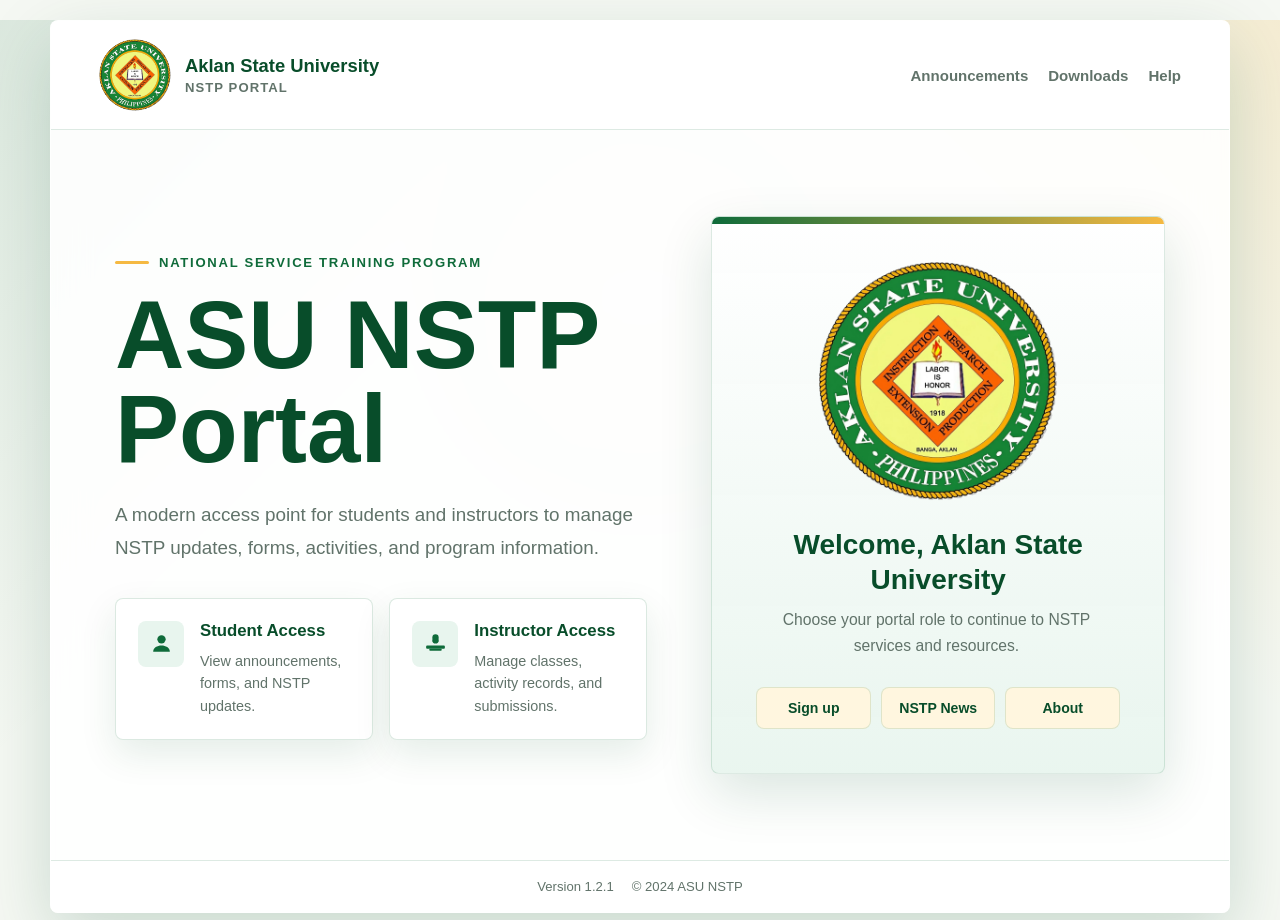
<file: HTML/index.html>
<!DOCTYPE html>
<html lang="en">
<head>
<meta charset="UTF-8">
<meta name="viewport" content="width=device-width, initial-scale=1.0">
<title>ASU NSTP PORTAL</title>
<link rel="stylesheet" href="../CSS/style.css">
</head>
<body>
  <div class="portal-shell">
    <header class="site-header">
      <a class="brand" href="#" aria-label="ASU NSTP Portal home">
        <span class="brand-logo">
          <img src="../asu-logo-transparent.png" alt="Aklan State University Seal">
        </span>
        <span>
          <strong>Aklan State University</strong>
          <small>NSTP Portal</small>
        </span>
      </a>

      <nav class="top-nav" aria-label="Portal links">
        <a href="#">Announcements</a>
        <a href="#">Downloads</a>
        <a href="#">Help</a>
      </nav>
    </header>

    <main class="hero">
      <section class="hero-copy" aria-labelledby="portal-title">
        <p class="eyebrow">National Service Training Program</p>
        <h1 id="portal-title">ASU NSTP Portal</h1>
        <p class="hero-text">
          A modern access point for students and instructors to manage NSTP updates,
          forms, activities, and program information.
        </p>

        <div class="access-grid" aria-label="Portal access options">
          <button class="role-card" id="studentBtn" type="button">
            <span class="card-icon" aria-hidden="true">
              <svg viewBox="0 0 24 24" fill="currentColor"><circle cx="12" cy="8" r="4"/><path d="M4 20c0-4 4-6 8-6s8 2 8 6"/></svg>
            </span>
            <span>
              <strong>Student Access</strong>
              <small>View announcements, forms, and NSTP updates.</small>
            </span>
          </button>

          <button class="role-card" id="instructorBtn" type="button">
            <span class="card-icon" aria-hidden="true">
              <svg viewBox="0 0 24 24" fill="currentColor"><rect x="3" y="14" width="18" height="3" rx="1"/><rect x="6" y="17" width="12" height="2" rx="1"/><path d="M12 3a3 3 0 0 1 3 3v3a3 3 0 0 1-6 0V6a3 3 0 0 1 3-3z"/><path d="M9 9c0 3 6 3 6 0"/></svg>
            </span>
            <span>
              <strong>Instructor Access</strong>
              <small>Manage classes, activity records, and submissions.</small>
            </span>
          </button>
        </div>
      </section>

      <aside class="hero-panel" aria-label="ASU NSTP overview">
        <div class="logo-wrap">
          <img src="../asu-logo-transparent.png" alt="Aklan State University Seal" class="logo">
        </div>
        <div class="panel-copy">
          <h2>Welcome, Aklan State University</h2>
          <p>Choose your portal role to continue to NSTP services and resources.</p>
        </div>

        <div class="quick-links">
          <a href="signup.html">Sign up</a>
          <a href="#">NSTP News</a>
          <a href="#">About</a>
        </div>
      </aside>
    </main>

    <footer class="footer">
      <span>Version 1.2.1</span>
      <span>&copy; 2024 ASU NSTP</span>
    </footer>
  </div>

  <script src="../JS/Script.js"></script>
</body>
</html>
</file>
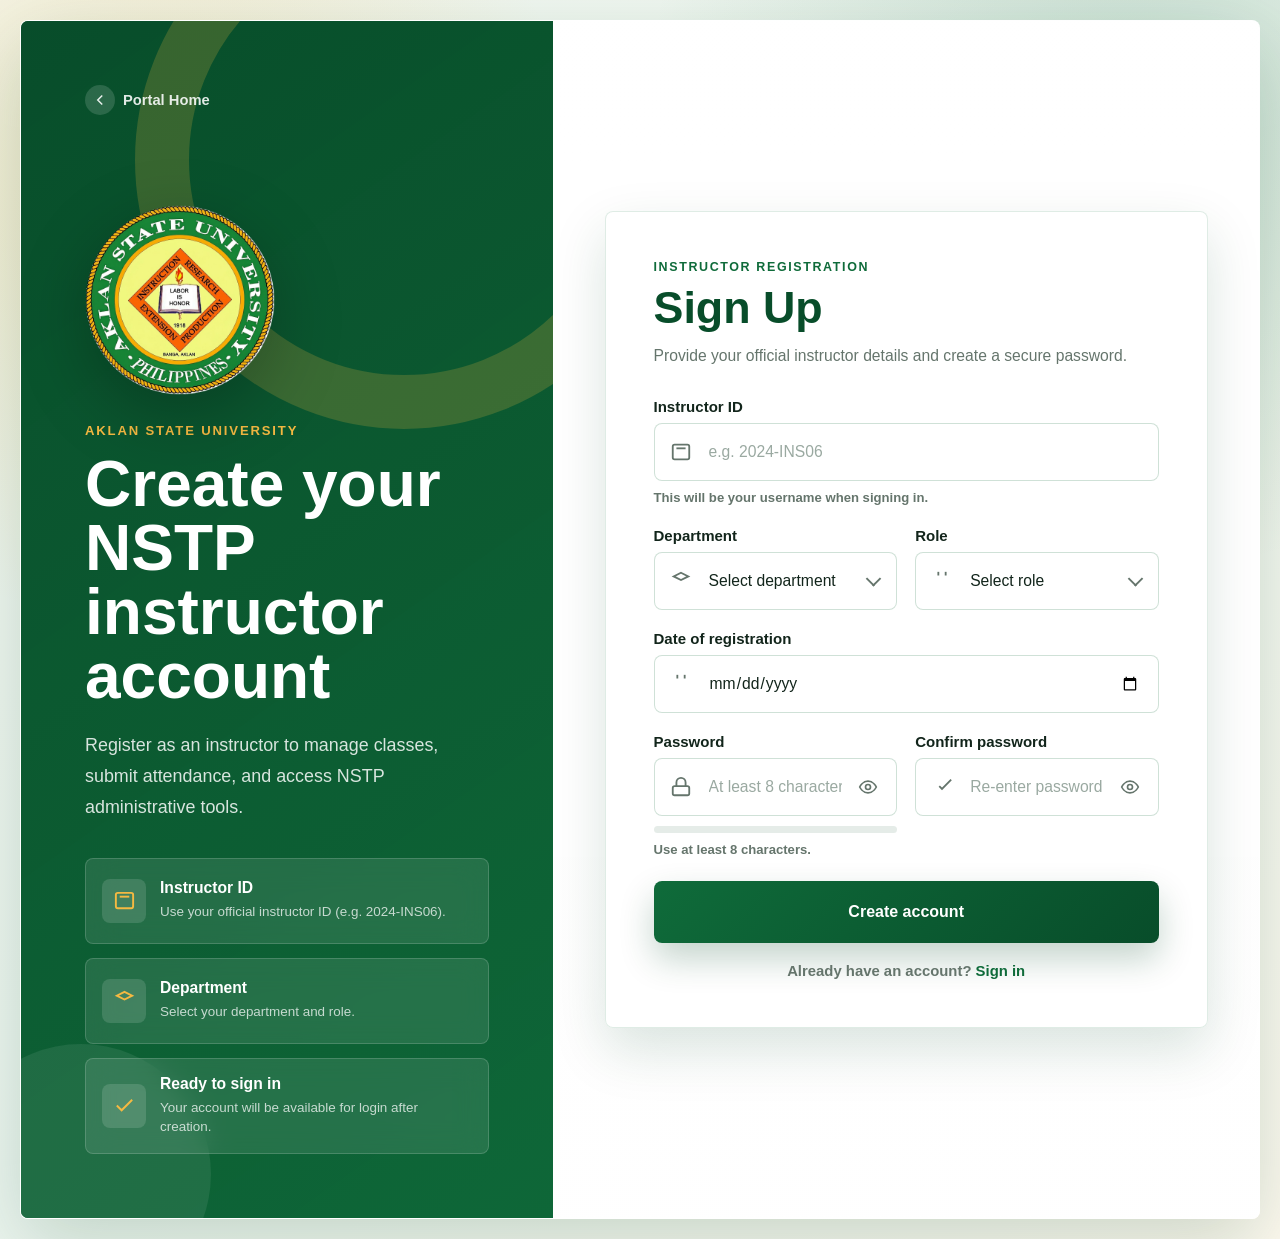
<file: HTML/instructor_signup.html>
<!DOCTYPE html>
<html lang="en">
<head>
<meta charset="UTF-8">
<meta name="viewport" content="width=device-width, initial-scale=1.0">
<title>ASU NSTP Portal - Instructor Sign Up</title>
<link rel="stylesheet" href="../CSS/signup.css">
</head>
<body>
  <main class="signup-page">
    <section class="brand-panel" aria-labelledby="brand-title">
      <a class="home-link" href="index.html" aria-label="Back to ASU NSTP Portal home">
        <span class="home-icon" aria-hidden="true">
          <svg viewBox="0 0 24 24" fill="none" stroke="currentColor" stroke-width="2"><path d="M15 18l-6-6 6-6"/></svg>
        </span>
        Portal Home
      </a>

      <div class="brand-content">
        <img src="../asu-logo-transparent.png" alt="Aklan State University Seal" class="brand-logo">
        <p class="eyebrow">Aklan State University</p>
        <h1 id="brand-title">Create your NSTP instructor account</h1>
        <p class="brand-text">
          Register as an instructor to manage classes, submit attendance, and access NSTP administrative tools.
        </p>

        <div class="signup-steps" aria-label="Signup checklist">
          <div class="step-item">
            <span class="step-icon" aria-hidden="true">
              <svg viewBox="0 0 24 24" fill="none" stroke="currentColor" stroke-width="2"><rect x="3" y="4" width="18" height="16" rx="2"/><path d="M7 8h10"/></svg>
            </span>
            <span>
              <strong>Instructor ID</strong>
              <small>Use your official instructor ID (e.g. 2024-INS06).</small>
            </span>
          </div>

          <div class="step-item">
            <span class="step-icon" aria-hidden="true">
              <svg viewBox="0 0 24 24" fill="none" stroke="currentColor" stroke-width="2"><path d="M12 3l8 4-8 4-8-4 8-4z"/></svg>
            </span>
            <span>
              <strong>Department</strong>
              <small>Select your department and role.</small>
            </span>
          </div>

          <div class="step-item">
            <span class="step-icon" aria-hidden="true">
              <svg viewBox="0 0 24 24" fill="none" stroke="currentColor" stroke-width="2"><path d="M20 6L9 17l-5-5"/></svg>
            </span>
            <span>
              <strong>Ready to sign in</strong>
              <small>Your account will be available for login after creation.</small>
            </span>
          </div>
        </div>
      </div>
    </section>

    <section class="form-panel" aria-labelledby="signup-title">
      <div class="signup-card">
        <div class="card-header">
          <p class="card-kicker">Instructor registration</p>
          <h2 id="signup-title">Sign Up</h2>
          <p>Provide your official instructor details and create a secure password.</p>
        </div>

        <form class="signup-form" id="instructorSignupForm" novalidate>
          <div class="field-group">
            <label for="in-id">Instructor ID</label>
            <div class="input-wrap">
              <span class="input-icon" aria-hidden="true">
                <svg viewBox="0 0 24 24" fill="none" stroke="currentColor" stroke-width="2"><rect x="3" y="4" width="18" height="16" rx="2"/><path d="M7 8h10"/></svg>
              </span>
              <input id="in-id" name="instructorId" type="text" placeholder="e.g. 2024-INS06" autocomplete="username" required>
            </div>
            <p class="field-hint">This will be your username when signing in.</p>
            <p id="err-id" class="field-error">Enter your official Instructor ID.</p>
          </div>

          <div class="form-grid">
            <div class="field-group">
              <label for="in-dept">Department</label>
              <div class="input-wrap select-wrap">
                <span class="input-icon" aria-hidden="true">
                  <svg viewBox="0 0 24 24" fill="none" stroke="currentColor" stroke-width="2"><path d="M12 3l8 4-8 4-8-4 8-4z"/></svg>
                </span>
                <select id="in-dept" name="department" required>
                  <option value="">Select department</option>
                  <option value="GE">CWTS (Civic Welfare Training Service)</option>
                  <option value="PE">ROTC (Reserve Officers' Training Corps)</option>
                </select>
              </div>
              <p id="err-dept" class="field-error">Please select your department.</p>
            </div>

            <div class="field-group">
              <label for="in-role">Role</label>
              <div class="input-wrap select-wrap">
                <span class="input-icon" aria-hidden="true">
                  <svg viewBox="0 0 24 24" fill="none" stroke="currentColor" stroke-width="2"><path d="M8 2v4"/><path d="M16 2v4"/></svg>
                </span>
                <select id="in-role" name="role" required>
                  <option value="">Select role</option>
                  <option value="Instructor">Instructor</option>
                  <option value="Assistant">Assistant</option>
                </select>
              </div>
              <p id="err-role" class="field-error">Please select your role.</p>
            </div>
          </div>

          <div class="field-group">
            <label for="in-date">Date of registration</label>
            <div class="input-wrap">
              <span class="input-icon" aria-hidden="true">
                <svg viewBox="0 0 24 24" fill="none" stroke="currentColor" stroke-width="2"><path d="M8 2v4"/><path d="M16 2v4"/></svg>
              </span>
              <input id="in-date" name="registrationDate" type="date" required>
            </div>
            <p id="err-date" class="field-error">Please select the registration date.</p>
          </div>

          <div class="form-grid">
            <div class="field-group">
              <label for="in-pass">Password</label>
              <div class="input-wrap password-wrap">
                <span class="input-icon" aria-hidden="true">
                  <svg viewBox="0 0 24 24" fill="none" stroke="currentColor" stroke-width="2"><rect x="3" y="11" width="18" height="10" rx="2"/><path d="M7 11V7a5 5 0 0 1 10 0v4"/></svg>
                </span>
                <input id="in-pass" name="password" type="password" placeholder="At least 8 characters" autocomplete="new-password" required>
                <button class="toggle-password" type="button" data-target="in-pass" aria-label="Show password">
                  <svg class="eye-open" viewBox="0 0 24 24" fill="none" stroke="currentColor" stroke-width="2"><path d="M2 12s3.5-7 10-7 10 7 10 7-3.5 7-10 7-10-7-10-7z"/><circle cx="12" cy="12" r="3"/></svg>
                  <svg class="eye-off" viewBox="0 0 24 24" fill="none" stroke="currentColor" stroke-width="2"><path d="M3 3l18 18"/></svg>
                </button>
              </div>
              <div class="password-meter" aria-hidden="true">
                <span></span>
              </div>
              <p id="password-strength" class="field-hint">Use at least 8 characters.</p>
              <p id="err-pass" class="field-error">Password must be at least 8 characters.</p>
            </div>

            <div class="field-group">
              <label for="in-pass2">Confirm password</label>
              <div class="input-wrap password-wrap">
                <span class="input-icon" aria-hidden="true">
                  <svg viewBox="0 0 24 24" fill="none" stroke="currentColor" stroke-width="2"><path d="M9 11l3 3L22 4"/></svg>
                </span>
                <input id="in-pass2" name="confirmPassword" type="password" placeholder="Re-enter password" autocomplete="new-password" required>
                <button class="toggle-password" type="button" data-target="in-pass2" aria-label="Show confirm password">
                  <svg class="eye-open" viewBox="0 0 24 24" fill="none" stroke="currentColor" stroke-width="2"><path d="M2 12s3.5-7 10-7 10 7 10 7-3.5 7-10 7-10-7-10-7z"/><circle cx="12" cy="12" r="3"/></svg>
                  <svg class="eye-off" viewBox="0 0 24 24" fill="none" stroke="currentColor" stroke-width="2"><path d="M3 3l18 18"/></svg>
                </button>
              </div>
              <p id="err-pass2" class="field-error">Passwords do not match.</p>
            </div>
          </div>

          <button class="signup-button" id="submit-btn" type="submit">Create account</button>

          <div id="success-msg" class="success" role="status" aria-live="polite">
            Instructor account created successfully. You can now sign in with your Instructor ID and password.
            <a href="instructorLogin.html">Go to login</a>
          </div>

          <div class="signin-link">
            Already have an account? <a href="instructorLogin.html">Sign in</a>
          </div>
        </form>
      </div>
    </section>
  </main>

  <script src="../JS/signup.js"></script>
</body>
</html>
</file>
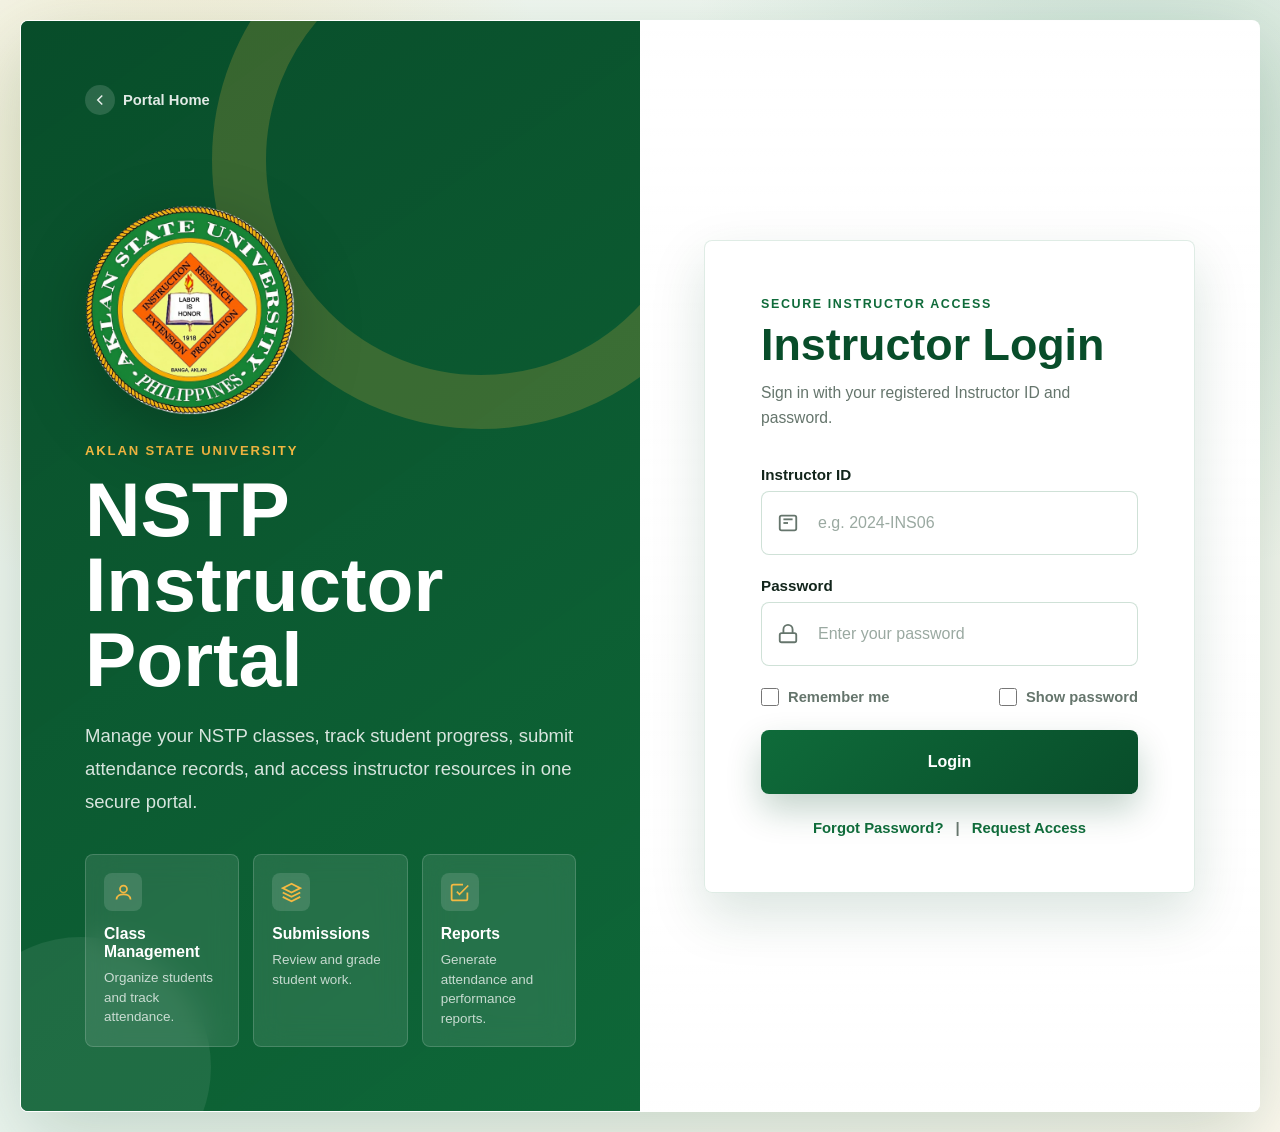
<file: HTML/instructorLogin.html>
<!DOCTYPE html>
<html lang="en">
<head>
<meta charset="UTF-8">
<meta name="viewport" content="width=device-width, initial-scale=1.0">
<title>ASU NSTP - Instructor Login</title>
<link rel="stylesheet" href="../CSS/student_login.css">
</head>
<body>
  <main class="login-page">
    <section class="brand-panel" aria-labelledby="brand-title">
      <a class="home-link" href="index.html" aria-label="Back to ASU NSTP Portal home">
        <span class="home-icon" aria-hidden="true">
          <svg viewBox="0 0 24 24" fill="none" stroke="currentColor" stroke-width="2"><path d="M15 18l-6-6 6-6"/></svg>
        </span>
        Portal Home
      </a>

      <div class="brand-content">
        <img src="../asu-logo-transparent.png" alt="Aklan State University Seal" class="brand-logo">
        <p class="eyebrow">Aklan State University</p>
        <h1 id="brand-title">NSTP Instructor Portal</h1>
        <p class="brand-text">
          Manage your NSTP classes, track student progress, submit attendance records,
          and access instructor resources in one secure portal.
        </p>

        <div class="feature-grid" aria-label="Portal highlights">
          <div class="feature-card">
            <span class="feature-icon" aria-hidden="true">
              <svg viewBox="0 0 24 24" fill="none" stroke="currentColor" stroke-width="2"><circle cx="12" cy="8" r="4"/><path d="M4 20c0-4 4-6 8-6s8 2 8 6"/></svg>
            </span>
            <span>
              <strong>Class Management</strong>
              <small>Organize students and track attendance.</small>
            </span>
          </div>

          <div class="feature-card">
            <span class="feature-icon" aria-hidden="true">
              <svg viewBox="0 0 24 24" fill="none" stroke="currentColor" stroke-width="2"><path d="M12 2L2 7l10 5 10-5-10-5z"/><polyline points="2 17 12 22 22 17"/><polyline points="2 12 12 17 22 12"/></svg>
            </span>
            <span>
              <strong>Submissions</strong>
              <small>Review and grade student work.</small>
            </span>
          </div>

          <div class="feature-card">
            <span class="feature-icon" aria-hidden="true">
              <svg viewBox="0 0 24 24" fill="none" stroke="currentColor" stroke-width="2"><path d="M9 11l3 3L22 4"/><path d="M21 12v7a2 2 0 0 1-2 2H5a2 2 0 0 1-2-2V5a2 2 0 0 1 2-2h11"/></svg>
            </span>
            <span>
              <strong>Reports</strong>
              <small>Generate attendance and performance reports.</small>
            </span>
          </div>
        </div>
      </div>
    </section>

    <section class="form-panel" aria-labelledby="login-title">
      <div class="login-card">
        <div class="card-header">
          <p class="card-kicker">Secure instructor access</p>
          <h2 id="login-title">Instructor Login</h2>
          <p>Sign in with your registered Instructor ID and password.</p>
        </div>

        <form class="login-form" id="instructorLoginForm" novalidate>
          <div class="field-group">
            <label for="instructorId">Instructor ID</label>
            <div class="input-wrap">
              <span class="input-icon" aria-hidden="true">
                <svg viewBox="0 0 24 24" fill="none" stroke="currentColor" stroke-width="2"><rect x="3" y="4" width="18" height="16" rx="2"/><path d="M7 8h10"/><path d="M7 12h5"/></svg>
              </span>
              <input id="instructorId" name="instructorId" type="text" placeholder="e.g. 2024-INS06" autocomplete="username" required>
            </div>
            <p class="field-error" id="instructorIdError">Enter your Instructor ID.</p>
          </div>

          <div class="field-group">
            <label for="password">Password</label>
            <div class="input-wrap">
              <span class="input-icon" aria-hidden="true">
                <svg viewBox="0 0 24 24" fill="none" stroke="currentColor" stroke-width="2"><rect x="3" y="11" width="18" height="10" rx="2"/><path d="M7 11V7a5 5 0 0 1 10 0v4"/></svg>
              </span>
              <input id="password" name="password" type="password" placeholder="Enter your password" autocomplete="current-password" required>
            </div>
            <p class="field-error" id="passwordError">Enter your password.</p>
          </div>

          <div class="form-options">
            <label class="check-row" for="rememberMe">
              <input id="rememberMe" name="rememberMe" type="checkbox">
              <span>Remember me</span>
            </label>

            <label class="check-row" for="showPassword">
              <input id="showPassword" type="checkbox">
              <span>Show password</span>
            </label>
          </div>

          <button class="login-button" type="submit">Login</button>

          <div class="form-links">
            <a href="#">Forgot Password?</a>
            <span aria-hidden="true">|</span>
            <a href="#">Request Access</a>
          </div>
        </form>
      </div>
    </section>
  </main>

  <script src="../JS/student_login.js"></script>
</body>
</html>
</file>
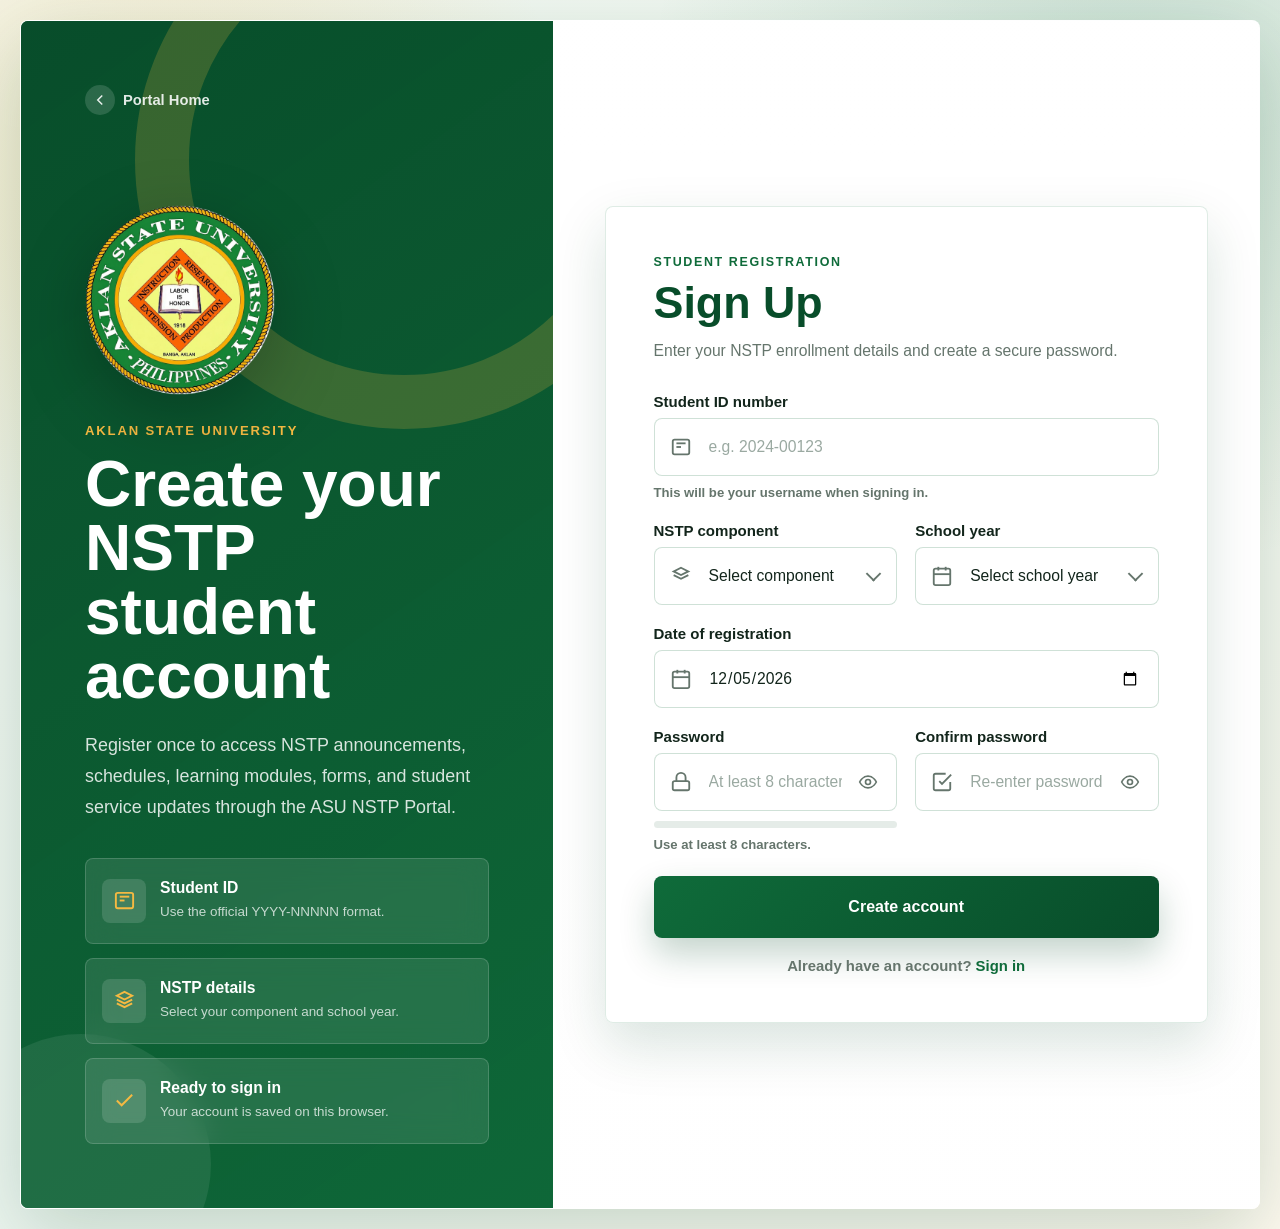
<file: HTML/signup.html>
<!DOCTYPE html>
<html lang="en">
<head>
<meta charset="UTF-8">
<meta name="viewport" content="width=device-width, initial-scale=1.0">
<title>ASU NSTP Portal - Sign Up</title>
<link rel="stylesheet" href="../CSS/signup.css">
</head>
<body>
  <main class="signup-page">
    <section class="brand-panel" aria-labelledby="brand-title">
      <a class="home-link" href="index.html" aria-label="Back to ASU NSTP Portal home">
        <span class="home-icon" aria-hidden="true">
          <svg viewBox="0 0 24 24" fill="none" stroke="currentColor" stroke-width="2"><path d="M15 18l-6-6 6-6"/></svg>
        </span>
        Portal Home
      </a>

      <div class="brand-content">
        <img src="../asu-logo-transparent.png" alt="Aklan State University Seal" class="brand-logo">
        <p class="eyebrow">Aklan State University</p>
        <h1 id="brand-title">Create your NSTP student account</h1>
        <p class="brand-text">
          Register once to access NSTP announcements, schedules, learning modules,
          forms, and student service updates through the ASU NSTP Portal.
        </p>

        <div class="signup-steps" aria-label="Signup checklist">
          <div class="step-item">
            <span class="step-icon" aria-hidden="true">
              <svg viewBox="0 0 24 24" fill="none" stroke="currentColor" stroke-width="2"><rect x="3" y="4" width="18" height="16" rx="2"/><path d="M7 8h10"/><path d="M7 12h5"/></svg>
            </span>
            <span>
              <strong>Student ID</strong>
              <small>Use the official YYYY-NNNNN format.</small>
            </span>
          </div>

          <div class="step-item">
            <span class="step-icon" aria-hidden="true">
              <svg viewBox="0 0 24 24" fill="none" stroke="currentColor" stroke-width="2"><path d="M12 3l8 4-8 4-8-4 8-4z"/><path d="M4 11l8 4 8-4"/><path d="M4 15l8 4 8-4"/></svg>
            </span>
            <span>
              <strong>NSTP details</strong>
              <small>Select your component and school year.</small>
            </span>
          </div>

          <div class="step-item">
            <span class="step-icon" aria-hidden="true">
              <svg viewBox="0 0 24 24" fill="none" stroke="currentColor" stroke-width="2"><path d="M20 6L9 17l-5-5"/></svg>
            </span>
            <span>
              <strong>Ready to sign in</strong>
              <small>Your account is saved on this browser.</small>
            </span>
          </div>
        </div>
      </div>
    </section>

    <section class="form-panel" aria-labelledby="signup-title">
      <div class="signup-card">
        <div class="card-header">
          <p class="card-kicker">Student registration</p>
          <h2 id="signup-title">Sign Up</h2>
          <p>Enter your NSTP enrollment details and create a secure password.</p>
        </div>

        <form class="signup-form" id="signupForm" novalidate>
          <div class="field-group">
            <label for="su-id">Student ID number</label>
            <div class="input-wrap">
              <span class="input-icon" aria-hidden="true">
                <svg viewBox="0 0 24 24" fill="none" stroke="currentColor" stroke-width="2"><rect x="3" y="4" width="18" height="16" rx="2"/><path d="M7 8h10"/><path d="M7 12h5"/></svg>
              </span>
              <input id="su-id" name="studentId" type="text" placeholder="e.g. 2024-00123" autocomplete="username" inputmode="numeric" required>
            </div>
            <p class="field-hint">This will be your username when signing in.</p>
            <p id="err-id" class="field-error">Format must be YYYY-NNNNN.</p>
          </div>

          <div class="form-grid">
            <div class="field-group">
              <label for="su-component">NSTP component</label>
              <div class="input-wrap select-wrap">
                <span class="input-icon" aria-hidden="true">
                  <svg viewBox="0 0 24 24" fill="none" stroke="currentColor" stroke-width="2"><path d="M12 3l8 4-8 4-8-4 8-4z"/><path d="M4 11l8 4 8-4"/></svg>
                </span>
                <select id="su-component" name="component" required>
                  <option value="">Select component</option>
                  <option value="CWTS">CWTS - Civic Welfare Training Service</option>
                  <option value="ROTC">ROTC - Reserve Officers' Training Corps</option>
                </select>
              </div>
              <p id="err-component" class="field-error">Please select your NSTP component.</p>
            </div>

            <div class="field-group">
              <label for="su-year">School year</label>
              <div class="input-wrap select-wrap">
                <span class="input-icon" aria-hidden="true">
                  <svg viewBox="0 0 24 24" fill="none" stroke="currentColor" stroke-width="2"><path d="M8 2v4"/><path d="M16 2v4"/><rect x="3" y="4" width="18" height="18" rx="2"/><path d="M3 10h18"/></svg>
                </span>
                <select id="su-year" name="schoolYear" required>
                  <option value="">Select school year</option>
                  <option value="2024-2025">2024-2025</option>
                  <option value="2025-2026">2025-2026</option>
                  <option value="2026-2027">2026-2027</option>
                </select>
              </div>
              <p id="err-year" class="field-error">Please select your school year.</p>
            </div>
          </div>

          <div class="field-group">
            <label for="su-date">Date of registration</label>
            <div class="input-wrap">
              <span class="input-icon" aria-hidden="true">
                <svg viewBox="0 0 24 24" fill="none" stroke="currentColor" stroke-width="2"><path d="M8 2v4"/><path d="M16 2v4"/><rect x="3" y="4" width="18" height="18" rx="2"/><path d="M3 10h18"/></svg>
              </span>
              <input id="su-date" name="registrationDate" type="date" required>
            </div>
            <p id="err-date" class="field-error">Please select the registration date.</p>
          </div>

          <div class="form-grid">
            <div class="field-group">
              <label for="su-pass">Password</label>
              <div class="input-wrap password-wrap">
                <span class="input-icon" aria-hidden="true">
                  <svg viewBox="0 0 24 24" fill="none" stroke="currentColor" stroke-width="2"><rect x="3" y="11" width="18" height="10" rx="2"/><path d="M7 11V7a5 5 0 0 1 10 0v4"/></svg>
                </span>
                <input id="su-pass" name="password" type="password" placeholder="At least 8 characters" autocomplete="new-password" required>
                <button class="toggle-password" type="button" data-target="su-pass" aria-label="Show password">
                  <svg class="eye-open" viewBox="0 0 24 24" fill="none" stroke="currentColor" stroke-width="2"><path d="M2 12s3.5-7 10-7 10 7 10 7-3.5 7-10 7-10-7-10-7z"/><circle cx="12" cy="12" r="3"/></svg>
                  <svg class="eye-off" viewBox="0 0 24 24" fill="none" stroke="currentColor" stroke-width="2"><path d="M3 3l18 18"/><path d="M10.6 10.6A2 2 0 0 0 12 14a2 2 0 0 0 1.4-.6"/><path d="M9.9 4.2A10.7 10.7 0 0 1 12 4c6.5 0 10 8 10 8a17.4 17.4 0 0 1-3.1 4.3"/><path d="M6.2 6.2C3.5 8.1 2 12 2 12s3.5 8 10 8a10.5 10.5 0 0 0 5.8-1.8"/></svg>
                </button>
              </div>
              <div class="password-meter" aria-hidden="true">
                <span></span>
              </div>
              <p id="password-strength" class="field-hint">Use at least 8 characters.</p>
              <p id="err-pass" class="field-error">Password must be at least 8 characters.</p>
            </div>

            <div class="field-group">
              <label for="su-pass2">Confirm password</label>
              <div class="input-wrap password-wrap">
                <span class="input-icon" aria-hidden="true">
                  <svg viewBox="0 0 24 24" fill="none" stroke="currentColor" stroke-width="2"><path d="M9 11l3 3L22 4"/><path d="M21 12v7a2 2 0 0 1-2 2H5a2 2 0 0 1-2-2V5a2 2 0 0 1 2-2h11"/></svg>
                </span>
                <input id="su-pass2" name="confirmPassword" type="password" placeholder="Re-enter password" autocomplete="new-password" required>
                <button class="toggle-password" type="button" data-target="su-pass2" aria-label="Show confirm password">
                  <svg class="eye-open" viewBox="0 0 24 24" fill="none" stroke="currentColor" stroke-width="2"><path d="M2 12s3.5-7 10-7 10 7 10 7-3.5 7-10 7-10-7-10-7z"/><circle cx="12" cy="12" r="3"/></svg>
                  <svg class="eye-off" viewBox="0 0 24 24" fill="none" stroke="currentColor" stroke-width="2"><path d="M3 3l18 18"/><path d="M10.6 10.6A2 2 0 0 0 12 14a2 2 0 0 0 1.4-.6"/><path d="M9.9 4.2A10.7 10.7 0 0 1 12 4c6.5 0 10 8 10 8a17.4 17.4 0 0 1-3.1 4.3"/><path d="M6.2 6.2C3.5 8.1 2 12 2 12s3.5 8 10 8a10.5 10.5 0 0 0 5.8-1.8"/></svg>
                </button>
              </div>
              <p id="err-pass2" class="field-error">Passwords do not match.</p>
            </div>
          </div>

          <button class="signup-button" id="submit-btn" type="submit">Create account</button>

          <div id="success-msg" class="success" role="status" aria-live="polite">
            Account created successfully. You can now sign in with your Student ID and password.
            <a href="student_login.html">Go to login</a>
          </div>

          <div class="signin-link">
            Already have an account? <a href="student_login.html">Sign in</a>
          </div>
        </form>
      </div>
    </section>
  </main>

  <script src="../JS/signup.js"></script>
</body>
</html>
</file>
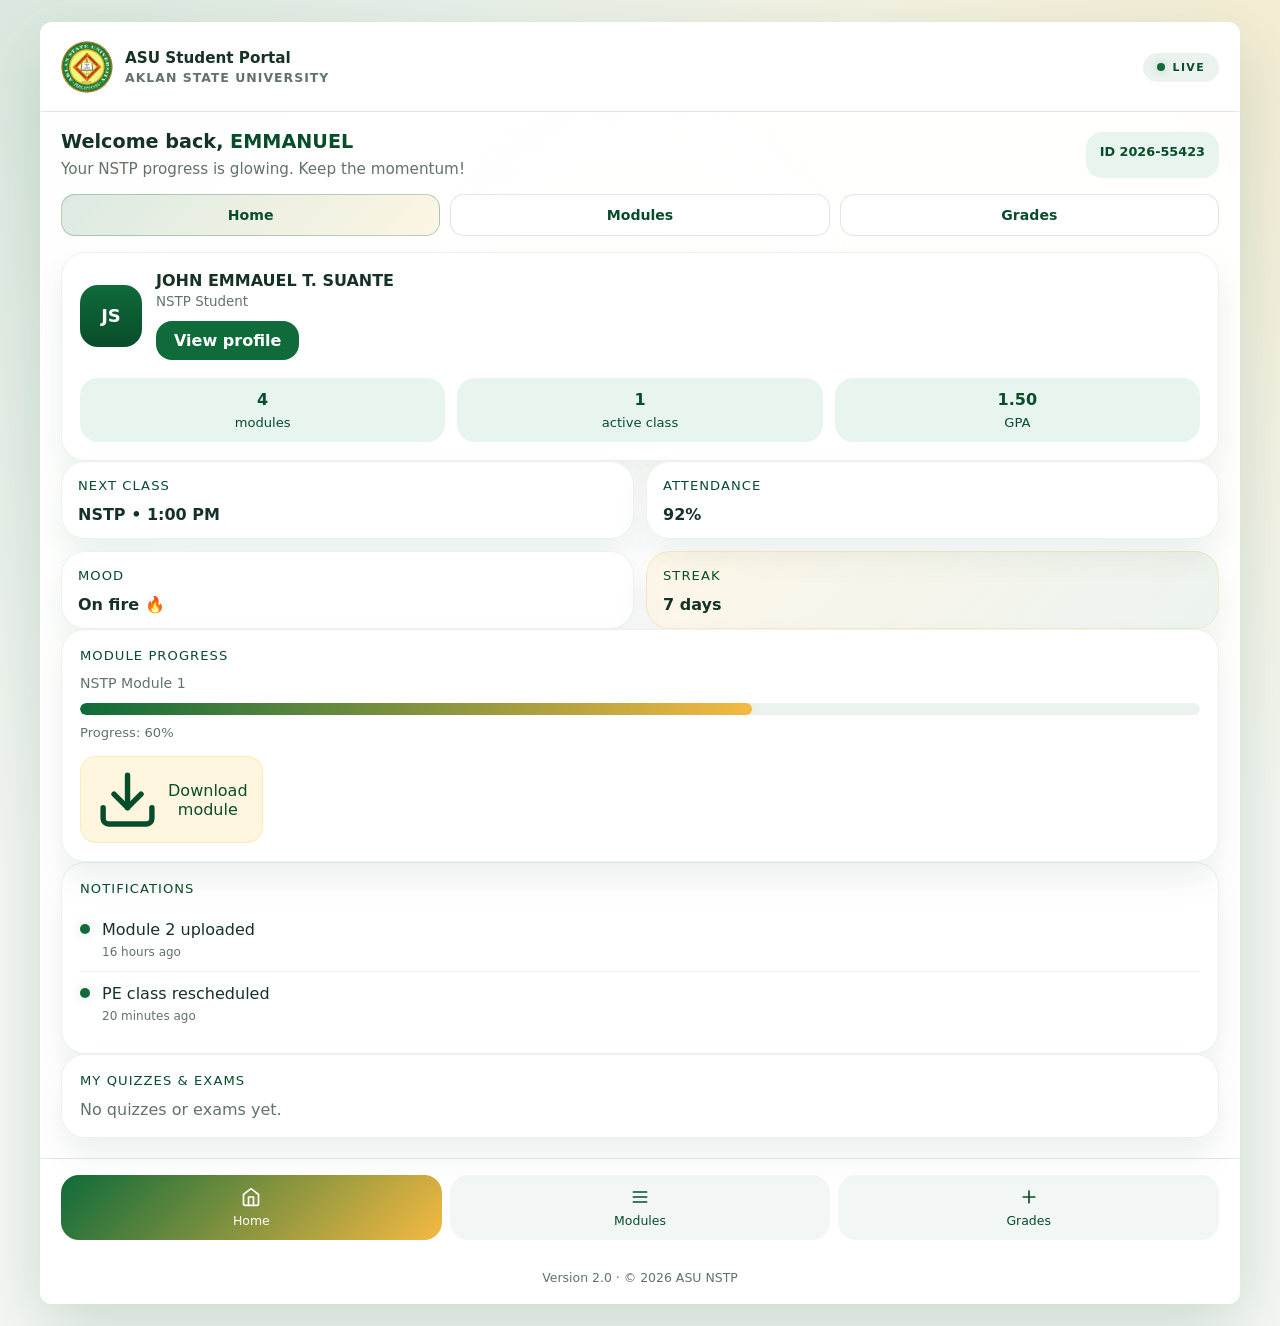
<file: HTML/student.html>
<!DOCTYPE html>
<html lang="en">
<head>
  <meta charset="UTF-8">
  <meta name="viewport" content="width=device-width, initial-scale=1.0">
  <title>ASU NSTP - Student Portal</title>
  <link rel="stylesheet" href="../CSS/student.css">
</head>
<body>
  <div class="phone">
    <div class="header">
      <a class="brand" href="#" aria-label="ASU NSTP Portal home">
        <span class="brand-logo">
          <img src="../asu-logo-transparent.png" alt="Aklan State University Seal">
        </span>
        <span>
          <strong>ASU Student Portal</strong>
          <small>Aklan State University</small>
        </span>
      </a>
      <div class="status-pill"><span></span> LIVE</div>
    </div>

    <div class="hero">
      <div>
        <div class="welcome">Welcome back, <span>EMMANUEL</span></div>
        <div class="hero-note">Your NSTP progress is glowing. Keep the momentum!</div>
      </div>
      <div class="hero-badge">ID 2026-55423</div>
    </div>

    <div class="tabs">
      <button class="tab active" data-tab="home">Home</button>
      <button class="tab" data-tab="modules">Modules</button>
      <button class="tab" data-tab="grades">Grades</button>
    </div>

    <div class="content">
      <div class="panel active" id="panel-home">
        <div class="card profile-card">
          <div class="profile-row">
            <div class="avatar-circle">JS</div>
            <div class="profile-info">
              <div class="name">JOHN EMMAUEL T. SUANTE</div>
              <div class="id">NSTP Student</div>
              <button class="btn" onclick="alert('Opening full profile...')">View profile</button>
            </div>
          </div>
          <div class="profile-metrics">
            <div><strong>4</strong> modules</div>
            <div><strong>1</strong> active class</div>
            <div><strong>1.50</strong> GPA</div>
          </div>
        </div>

        <div class="stats-grid">
          <div class="card mini-card">
            <div class="card-header">Next class</div>
            <div class="card-value">NSTP • 1:00 PM</div>
          </div>
          <div class="card mini-card">
            <div class="card-header">Attendance</div>
            <div class="card-value">92%</div>
          </div>
          <div class="card mini-card">
            <div class="card-header">Mood</div>
            <div class="card-value">On fire 🔥</div>
          </div>
          <div class="card mini-card highlight-card">
            <div class="card-header">Streak</div>
            <div class="card-value">7 days</div>
          </div>
        </div>

        <div class="card progress-card">
          <div class="card-header">Module progress</div>
          <div class="progress-desc">NSTP Module 1</div>
          <div class="progress-track"><div class="progress-fill" id="progress-fill"></div></div>
          <div class="progress-label" id="progress-label">Progress: 60%</div>
          <button class="download" id="download-btn">
            <svg viewBox="0 0 24 24" fill="none" stroke="currentColor" stroke-width="2" stroke-linecap="round" stroke-linejoin="round"><path d="M21 15v4a2 2 0 0 1-2 2H5a2 2 0 0 1-2-2v-4"/><polyline points="7 10 12 15 17 10"/><line x1="12" y1="15" x2="12" y2="3"/></svg>
            <span>Download module</span>
          </button>
        </div>

        <div class="card notif-card">
          <div class="card-header">Notifications</div>
          <div class="notif-row">
            <div class="bullet"></div>
            <div>
              Module 2 uploaded
              <div class="notif-time">16 hours ago</div>
            </div>
          </div>
          <div class="notif-row">
            <div class="bullet"></div>
            <div>
              PE class rescheduled
              <div class="notif-time">20 minutes ago</div>
            </div>
          </div>
        </div>
        
        <div class="card" id="quizzes-section">
          <div class="card-header">My Quizzes & Exams</div>
          <div id="quizzes-container" class="quizzes-grid">
            <!-- Dynamic quiz cards will be inserted here -->
          </div>
        </div>
      </div>

      <div class="panel" id="panel-modules">
        <div class="module-item glow-card">
          <div>
            <div class="mname">NSTP Module 1</div>
            <div class="mdesc">Civic welfare training</div>
          </div>
          <span class="mpct">60%</span>
        </div>
        <div class="module-item">
          <div>
            <div class="mname">NSTP Module 2</div>
            <div class="mdesc">Community immersion</div>
          </div>
          <span class="mpct locked">0%</span>
        </div>
        <div class="module-item">
          <div>
            <div class="mname">NSTP Module 3</div>
            <div class="mdesc">Project documentation</div>
          </div>
          <span class="mpct locked">Locked</span>
        </div>
      </div>

      <div class="panel" id="panel-grades">
        <div class="card grades-card">
          <div class="card-header">Grades</div>
          <table>
            <tr><th>Subject</th><th>Midterm</th><th>Final</th></tr>
            <tr><td>GE 101</td><td>1.50</td><td>--</td></tr>
            <tr><td>NSTP</td><td>1.75</td><td>--</td></tr>
            <tr><td>PE 1</td><td>1.25</td><td>--</td></tr>
          </table>
        </div>
      </div>
    </div>

    <div class="navbar">
      <button class="nav-btn active" data-tab="home">
        <svg viewBox="0 0 24 24" fill="none" stroke="currentColor" stroke-width="2" stroke-linecap="round" stroke-linejoin="round"><path d="M3 9l9-7 9 7v11a2 2 0 0 1-2 2H5a2 2 0 0 1-2-2z"/><polyline points="9 22 9 12 15 12 15 22"/></svg>
        Home
      </button>
      <button class="nav-btn" data-tab="modules">
        <svg viewBox="0 0 24 24" fill="none" stroke="currentColor" stroke-width="2" stroke-linecap="round" stroke-linejoin="round"><path d="M4 6h16M4 12h16M4 18h16"/></svg>
        Modules
      </button>
      <button class="nav-btn" data-tab="grades">
        <svg viewBox="0 0 24 24" fill="none" stroke="currentColor" stroke-width="2" stroke-linecap="round" stroke-linejoin="round"><path d="M12 5v14M5 12h14"/></svg>
        Grades
      </button>
    </div>

    <div class="footer">Version 2.0 · © 2026 ASU NSTP</div>
  </div>

  <script src="../JS/student.js"></script>
  <script src="../JS/upload.js"></script>
</body>
</html>
</file>
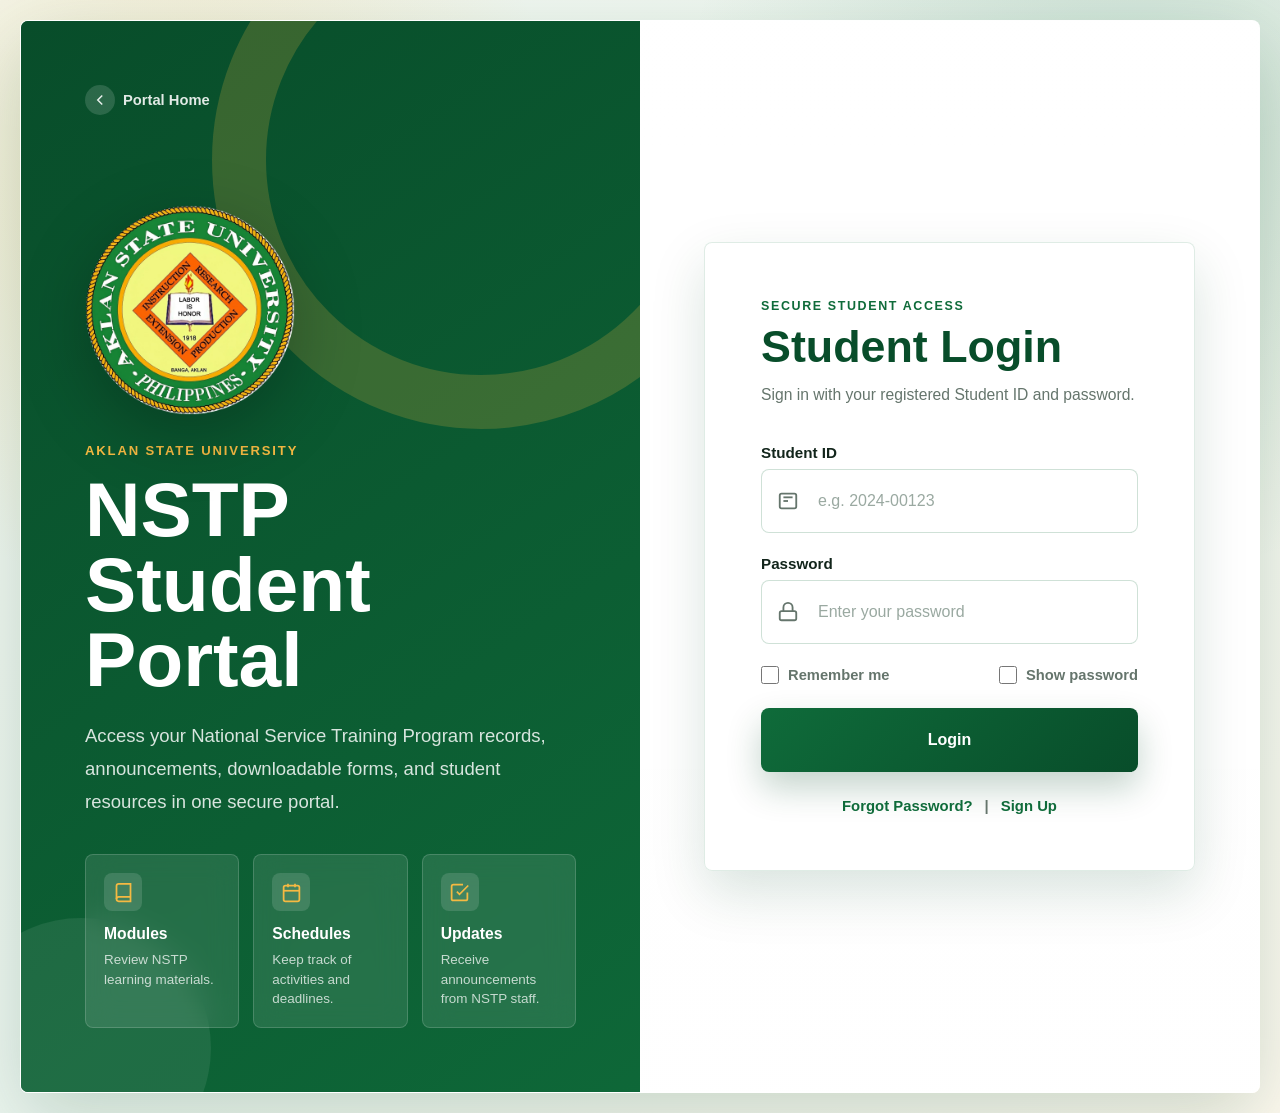
<file: HTML/student_login.html>
<!DOCTYPE html>
<html lang="en">
<head>
<meta charset="UTF-8">
<meta name="viewport" content="width=device-width, initial-scale=1.0">
<title>ASU NSTP - Student Login</title>
<link rel="stylesheet" href="../CSS/student_login.css">
</head>
<body>
  <main class="login-page">
    <section class="brand-panel" aria-labelledby="brand-title">
      <a class="home-link" href="index.html" aria-label="Back to ASU NSTP Portal home">
        <span class="home-icon" aria-hidden="true">
          <svg viewBox="0 0 24 24" fill="none" stroke="currentColor" stroke-width="2"><path d="M15 18l-6-6 6-6"/></svg>
        </span>
        Portal Home
      </a>

      <div class="brand-content">
        <img src="../asu-logo-transparent.png" alt="Aklan State University Seal" class="brand-logo">
        <p class="eyebrow">Aklan State University</p>
        <h1 id="brand-title">NSTP Student Portal</h1>
        <p class="brand-text">
          Access your National Service Training Program records, announcements,
          downloadable forms, and student resources in one secure portal.
        </p>

        <div class="feature-grid" aria-label="Portal highlights">
          <div class="feature-card">
            <span class="feature-icon" aria-hidden="true">
              <svg viewBox="0 0 24 24" fill="none" stroke="currentColor" stroke-width="2"><path d="M4 19.5A2.5 2.5 0 0 1 6.5 17H20"/><path d="M4 4.5A2.5 2.5 0 0 1 6.5 2H20v20H6.5A2.5 2.5 0 0 1 4 19.5z"/></svg>
            </span>
            <span>
              <strong>Modules</strong>
              <small>Review NSTP learning materials.</small>
            </span>
          </div>

          <div class="feature-card">
            <span class="feature-icon" aria-hidden="true">
              <svg viewBox="0 0 24 24" fill="none" stroke="currentColor" stroke-width="2"><path d="M8 2v4"/><path d="M16 2v4"/><rect x="3" y="4" width="18" height="18" rx="2"/><path d="M3 10h18"/></svg>
            </span>
            <span>
              <strong>Schedules</strong>
              <small>Keep track of activities and deadlines.</small>
            </span>
          </div>

          <div class="feature-card">
            <span class="feature-icon" aria-hidden="true">
              <svg viewBox="0 0 24 24" fill="none" stroke="currentColor" stroke-width="2"><path d="M9 11l3 3L22 4"/><path d="M21 12v7a2 2 0 0 1-2 2H5a2 2 0 0 1-2-2V5a2 2 0 0 1 2-2h11"/></svg>
            </span>
            <span>
              <strong>Updates</strong>
              <small>Receive announcements from NSTP staff.</small>
            </span>
          </div>
        </div>
      </div>
    </section>

    <section class="form-panel" aria-labelledby="login-title">
      <div class="login-card">
        <div class="card-header">
          <p class="card-kicker">Secure student access</p>
          <h2 id="login-title">Student Login</h2>
          <p>Sign in with your registered Student ID and password.</p>
        </div>

        <form class="login-form" id="studentLoginForm" novalidate>
          <div class="field-group">
            <label for="studentId">Student ID</label>
            <div class="input-wrap">
              <span class="input-icon" aria-hidden="true">
                <svg viewBox="0 0 24 24" fill="none" stroke="currentColor" stroke-width="2"><rect x="3" y="4" width="18" height="16" rx="2"/><path d="M7 8h10"/><path d="M7 12h5"/></svg>
              </span>
              <input id="studentId" name="studentId" type="text" placeholder="e.g. 2024-00123" autocomplete="username" required>
            </div>
            <p class="field-error" id="studentIdError">Enter your Student ID.</p>
          </div>

          <div class="field-group">
            <label for="password">Password</label>
            <div class="input-wrap">
              <span class="input-icon" aria-hidden="true">
                <svg viewBox="0 0 24 24" fill="none" stroke="currentColor" stroke-width="2"><rect x="3" y="11" width="18" height="10" rx="2"/><path d="M7 11V7a5 5 0 0 1 10 0v4"/></svg>
              </span>
              <input id="password" name="password" type="password" placeholder="Enter your password" autocomplete="current-password" required>
            </div>
            <p class="field-error" id="passwordError">Enter your password.</p>
          </div>

          <div class="form-options">
            <label class="check-row" for="rememberMe">
              <input id="rememberMe" name="rememberMe" type="checkbox">
              <span>Remember me</span>
            </label>

            <label class="check-row" for="showPassword">
              <input id="showPassword" type="checkbox">
              <span>Show password</span>
            </label>
          </div>

          <button class="login-button" type="submit">Login</button>

          <div class="form-links">
            <a href="#">Forgot Password?</a>
            <span aria-hidden="true">|</span>
            <a href="signup.html">Sign Up</a>
          </div>
        </form>
      </div>
    </section>
  </main>

  <script src="../JS/student_login.js"></script>
</body>
</html>
</file>
<file: CSS/style.css>
:root {
  --asu-green: #0f6b3a;
  --asu-green-dark: #084d2a;
  --asu-green-soft: #e8f5ee;
  --asu-gold: #f5b942;
  --asu-gold-soft: #fff6df;
  --ink: #153225;
  --muted: #61736a;
  --line: rgba(15, 107, 58, 0.14);
  --white: #ffffff;
  --shadow: 0 24px 70px rgba(8, 77, 42, 0.18);
  --radius: 8px;
}

* {
  box-sizing: border-box;
  margin: 0;
  padding: 0;
}

html {
  min-height: 100%;
  background: #f5f8f3;
}

body {
  min-height: 100vh;
  color: var(--ink);
  font-family: Inter, "Segoe UI", Roboto, Arial, sans-serif;
  background:
    linear-gradient(135deg, rgba(15, 107, 58, 0.11), transparent 34%),
    linear-gradient(225deg, rgba(245, 185, 66, 0.18), transparent 32%),
    #f5f8f3;
}

body::before {
  content: "";
  position: fixed;
  inset: 0;
  background-image: url('../asu-logo-transparent.png');
  background-repeat: no-repeat;
  background-position: center 18%;
  background-size: 48vmin;
  opacity: 0.04;
  pointer-events: none;
  z-index: 0;
}

a {
  color: inherit;
}

button,
a {
  -webkit-tap-highlight-color: transparent;
}

.portal-shell {
  width: min(1180px, calc(100% - 40px));
  min-height: calc(100vh - 40px);
  margin: 20px auto;
  display: flex;
  flex-direction: column;
  overflow: hidden;
  border: 1px solid rgba(255, 255, 255, 0.72);
  border-radius: 8px;
  background: rgba(255, 255, 255, 0.88);
  box-shadow: var(--shadow);
  backdrop-filter: blur(18px);
}

.portal-shell { position: relative; z-index: 1; }

.site-header {
  display: flex;
  align-items: center;
  justify-content: space-between;
  gap: 24px;
  padding: 18px clamp(20px, 4vw, 48px);
  border-bottom: 1px solid var(--line);
  background: rgba(255, 255, 255, 0.9);
}

.brand {
  display: inline-flex;
  align-items: center;
  gap: 14px;
  color: var(--asu-green-dark);
  text-decoration: none;
}

.brand-logo {
  width: clamp(52px, 7vw, 72px);
  aspect-ratio: 1;
  display: inline-flex;
  align-items: center;
  justify-content: center;
  flex: 0 0 auto;
  overflow: hidden;
  border-radius: 50%;
}

.brand-logo img,
.logo {
  width: 100%;
  height: 100%;
  display: block;
  object-fit: contain;
}

.brand strong,
.brand small {
  display: block;
}

.brand strong {
  font-size: clamp(0.95rem, 1.8vw, 1.15rem);
  line-height: 1.2;
}

.brand small {
  margin-top: 2px;
  color: var(--muted);
  font-size: 0.82rem;
  font-weight: 700;
  letter-spacing: 0.08em;
  text-transform: uppercase;
}

.top-nav {
  display: flex;
  align-items: center;
  gap: clamp(10px, 2vw, 20px);
}

.top-nav a {
  position: relative;
  color: var(--muted);
  font-size: 0.94rem;
  font-weight: 700;
  text-decoration: none;
  transition: color 180ms ease;
}

.top-nav a::after {
  position: absolute;
  right: 0;
  bottom: -8px;
  left: 0;
  height: 2px;
  content: "";
  background: var(--asu-gold);
  transform: scaleX(0);
  transform-origin: center;
  transition: transform 180ms ease;
}

.top-nav a:hover,
.top-nav a:focus-visible {
  color: var(--asu-green-dark);
}

.top-nav a:hover::after,
.top-nav a:focus-visible::after {
  transform: scaleX(1);
}

.hero {
  flex: 1;
  display: grid;
  grid-template-columns: minmax(0, 1.08fr) minmax(320px, 0.92fr);
  gap: clamp(28px, 5vw, 70px);
  align-items: center;
  padding: clamp(38px, 7vw, 86px) clamp(20px, 5vw, 72px);
}

.hero-copy {
  max-width: 680px;
}

.eyebrow {
  display: inline-flex;
  align-items: center;
  gap: 10px;
  margin-bottom: 18px;
  color: var(--asu-green);
  font-size: 0.82rem;
  font-weight: 800;
  letter-spacing: 0.13em;
  text-transform: uppercase;
}

.eyebrow::before {
  width: 34px;
  height: 3px;
  content: "";
  border-radius: 999px;
  background: var(--asu-gold);
}

.hero h1 {
  max-width: 620px;
  color: var(--asu-green-dark);
  font-size: clamp(2.8rem, 8vw, 6rem);
  font-weight: 900;
  line-height: 0.98;
}

.hero-text {
  max-width: 610px;
  margin-top: 22px;
  color: var(--muted);
  font-size: clamp(1rem, 2vw, 1.18rem);
  line-height: 1.75;
}

.access-grid {
  display: grid;
  grid-template-columns: repeat(2, minmax(0, 1fr));
  gap: 16px;
  margin-top: 34px;
}

.role-card {
  min-height: 142px;
  display: flex;
  align-items: flex-start;
  gap: 16px;
  padding: 22px;
  color: var(--ink);
  text-align: left;
  border: 1px solid rgba(15, 107, 58, 0.15);
  border-radius: var(--radius);
  background: var(--white);
  box-shadow: 0 14px 36px rgba(8, 77, 42, 0.1);
  cursor: pointer;
  transition:
    border-color 180ms ease,
    box-shadow 180ms ease,
    transform 180ms ease;
}

.role-card:hover,
.role-card:focus-visible {
  border-color: rgba(15, 107, 58, 0.38);
  box-shadow: 0 20px 42px rgba(8, 77, 42, 0.16);
  transform: translateY(-4px);
  outline: none;
}

.role-card:active {
  transform: translateY(-1px);
}

.card-icon {
  width: 46px;
  height: 46px;
  display: inline-flex;
  align-items: center;
  justify-content: center;
  flex: 0 0 46px;
  color: var(--asu-green);
  border-radius: var(--radius);
  background: var(--asu-green-soft);
}

.card-icon svg {
  width: 25px;
  height: 25px;
}

.role-card strong,
.role-card small {
  display: block;
}

.role-card strong {
  color: var(--asu-green-dark);
  font-size: 1.05rem;
  line-height: 1.25;
}

.role-card small {
  margin-top: 8px;
  color: var(--muted);
  font-size: 0.9rem;
  line-height: 1.55;
}

.hero-panel {
  position: relative;
  display: flex;
  flex-direction: column;
  align-items: center;
  justify-content: center;
  padding: clamp(26px, 5vw, 44px);
  overflow: hidden;
  border: 1px solid rgba(15, 107, 58, 0.14);
  border-radius: var(--radius);
  background:
    linear-gradient(180deg, rgba(255, 255, 255, 0.96), rgba(232, 245, 238, 0.94)),
    var(--white);
  box-shadow: 0 20px 54px rgba(8, 77, 42, 0.14);
}

.hero-panel::before {
  position: absolute;
  top: 0;
  right: 0;
  left: 0;
  height: 7px;
  content: "";
  background: linear-gradient(90deg, var(--asu-green), var(--asu-gold));
}

.logo-wrap {
  width: clamp(160px, 22vw, 240px);
  aspect-ratio: 1;
  display: flex;
  align-items: center;
  justify-content: center;
  padding: 0;
  border-radius: 50%;
}

.panel-copy {
  margin-top: 26px;
  text-align: center;
}

.panel-copy h2 {
  color: var(--asu-green-dark);
  font-size: clamp(1.25rem, 3vw, 1.75rem);
  line-height: 1.25;
}

.panel-copy p {
  max-width: 360px;
  margin-top: 10px;
  color: var(--muted);
  font-size: 0.98rem;
  line-height: 1.65;
}

.quick-links {
  width: 100%;
  display: grid;
  grid-template-columns: repeat(3, minmax(0, 1fr));
  gap: 10px;
  margin-top: 28px;
}

.quick-links a {
  min-height: 42px;
  display: inline-flex;
  align-items: center;
  justify-content: center;
  padding: 10px 12px;
  color: var(--asu-green-dark);
  font-size: 0.88rem;
  font-weight: 800;
  text-align: center;
  text-decoration: none;
  border: 1px solid rgba(15, 107, 58, 0.13);
  border-radius: var(--radius);
  background: var(--asu-gold-soft);
  transition:
    background 180ms ease,
    border-color 180ms ease,
    transform 180ms ease;
}

.quick-links a:hover,
.quick-links a:focus-visible {
  border-color: rgba(245, 185, 66, 0.72);
  background: #ffe9ad;
  outline: none;
  transform: translateY(-2px);
}

.footer {
  display: flex;
  justify-content: center;
  gap: 18px;
  padding: 18px 24px;
  color: var(--muted);
  font-size: 0.82rem;
  border-top: 1px solid var(--line);
  background: rgba(255, 255, 255, 0.72);
}

@media (max-width: 900px) {
  .portal-shell {
    width: min(100% - 24px, 760px);
  }

  .site-header {
    align-items: flex-start;
    flex-direction: column;
  }

  .top-nav {
    width: 100%;
    justify-content: space-between;
  }

  .hero {
    grid-template-columns: 1fr;
    align-items: start;
  }

  .hero-copy {
    max-width: none;
  }
}

@media (max-width: 620px) {
  .portal-shell {
    width: 100%;
    min-height: 100vh;
    margin: 0;
    border: 0;
    border-radius: 0;
  }

  .site-header {
    padding: 16px 18px;
  }

  .brand {
    align-items: flex-start;
  }

  .brand-logo {
    width: 52px;
  }

  .top-nav {
    gap: 8px;
    overflow-x: auto;
    padding-bottom: 4px;
  }

  .top-nav a {
    flex: 0 0 auto;
    font-size: 0.88rem;
  }

  .hero {
    padding: 32px 18px 28px;
  }

  .hero h1 {
    font-size: clamp(2.55rem, 15vw, 4.2rem);
  }

  .access-grid {
    grid-template-columns: 1fr;
  }

  .role-card {
    min-height: 124px;
  }

  .quick-links {
    grid-template-columns: 1fr;
  }

  .footer {
    flex-direction: column;
    gap: 4px;
    text-align: center;
  }
}
</file>
<file: CSS/signup.css>
:root {
  --asu-green: #0f6b3a;
  --asu-green-dark: #084d2a;
  --asu-green-soft: #e9f6ef;
  --asu-gold: #f5b942;
  --asu-gold-soft: #fff5dc;
  --ink: #12251b;
  --muted: #65756c;
  --line: rgba(15, 107, 58, 0.15);
  --white: #ffffff;
  --error: #b42318;
  --success: #137547;
  --shadow: 0 26px 80px rgba(8, 77, 42, 0.2);
  --radius: 8px;
}

* {
  box-sizing: border-box;
  margin: 0;
  padding: 0;
}

body {
  min-height: 100vh;
  color: var(--ink);
  font-family: Inter, "Segoe UI", Roboto, Arial, sans-serif;
  background:
    radial-gradient(circle at 12% 16%, rgba(245, 185, 66, 0.24), transparent 28%),
    radial-gradient(circle at 88% 8%, rgba(15, 107, 58, 0.16), transparent 30%),
    linear-gradient(135deg, #f4f8f1 0%, #edf6f0 48%, #fffaf0 100%);
}

body::before {
  content: "";
  position: fixed;
  inset: 0;
  background-image: url('../asu-logo-transparent.png');
  background-repeat: no-repeat;
  background-position: center 18%;
  background-size: 48vmin;
  opacity: 0.04;
  pointer-events: none;
  z-index: 0;
}

a {
  color: inherit;
}

button,
input,
select,
a {
  -webkit-tap-highlight-color: transparent;
}

.signup-page {
  width: min(1320px, calc(100% - 40px));
  min-height: calc(100vh - 40px);
  display: grid;
  grid-template-columns: minmax(420px, 0.86fr) minmax(560px, 1.14fr);
  margin: 20px auto;
  overflow: hidden;
  border: 1px solid rgba(255, 255, 255, 0.72);
  border-radius: var(--radius);
  background: rgba(255, 255, 255, 0.86);
  box-shadow: var(--shadow);
}

.signup-page { position: relative; z-index: 1; }

.brand-panel,
.form-panel {
  min-height: calc(100vh - 40px);
}

.brand-panel {
  position: relative;
  display: flex;
  flex-direction: column;
  justify-content: center;
  padding: clamp(28px, 5vw, 64px);
  overflow: hidden;
  color: var(--white);
  background:
    linear-gradient(145deg, rgba(8, 77, 42, 0.96), rgba(15, 107, 58, 0.88)),
    var(--asu-green-dark);
}

.brand-panel::before,
.brand-panel::after {
  position: absolute;
  content: "";
  border-radius: 50%;
  pointer-events: none;
}

.brand-panel::before {
  width: 430px;
  height: 430px;
  top: -130px;
  right: -120px;
  border: 54px solid rgba(245, 185, 66, 0.2);
}

.brand-panel::after {
  width: 260px;
  height: 260px;
  bottom: -86px;
  left: -70px;
  background: rgba(255, 255, 255, 0.08);
}

.home-link,
.brand-content,
.signup-card {
  position: relative;
  z-index: 1;
}

.home-link {
  width: fit-content;
  display: inline-flex;
  align-items: center;
  gap: 8px;
  margin-bottom: auto;
  color: rgba(255, 255, 255, 0.88);
  font-size: 0.92rem;
  font-weight: 800;
  text-decoration: none;
  transition: color 180ms ease, transform 180ms ease;
}

.home-link:hover,
.home-link:focus-visible {
  color: var(--white);
  outline: none;
  transform: translateX(-3px);
}

.home-icon {
  width: 30px;
  height: 30px;
  display: inline-flex;
  align-items: center;
  justify-content: center;
  border-radius: 50%;
  background: rgba(255, 255, 255, 0.14);
}

.home-icon svg {
  width: 18px;
  height: 18px;
}

.brand-content {
  max-width: 620px;
  margin-top: clamp(34px, 7vw, 92px);
}

.brand-logo {
  width: clamp(124px, 15vw, 190px);
  aspect-ratio: 1;
  display: block;
  object-fit: contain;
  filter: drop-shadow(0 20px 34px rgba(0, 0, 0, 0.24));
}

.eyebrow {
  margin-top: 28px;
  color: var(--asu-gold);
  font-size: 0.82rem;
  font-weight: 900;
  letter-spacing: 0.14em;
  text-transform: uppercase;
}

.brand-content h1 {
  max-width: 620px;
  margin-top: 14px;
  font-size: clamp(2.4rem, 5vw, 4.8rem);
  font-weight: 900;
  line-height: 1;
}

.brand-text {
  max-width: 610px;
  margin-top: 22px;
  color: rgba(255, 255, 255, 0.84);
  font-size: clamp(1rem, 1.4vw, 1.12rem);
  line-height: 1.75;
}

.signup-steps {
  display: grid;
  gap: 14px;
  margin-top: 34px;
}

.step-item {
  display: grid;
  grid-template-columns: 44px 1fr;
  gap: 14px;
  align-items: center;
  min-height: 86px;
  padding: 16px;
  border: 1px solid rgba(255, 255, 255, 0.16);
  border-radius: var(--radius);
  background: rgba(255, 255, 255, 0.1);
  backdrop-filter: blur(14px);
}

.step-icon {
  width: 44px;
  height: 44px;
  display: inline-flex;
  align-items: center;
  justify-content: center;
  color: var(--asu-gold);
  border-radius: var(--radius);
  background: rgba(255, 255, 255, 0.13);
}

.step-icon svg {
  width: 23px;
  height: 23px;
}

.step-item strong,
.step-item small {
  display: block;
}

.step-item strong {
  font-size: 0.98rem;
}

.step-item small {
  margin-top: 5px;
  color: rgba(255, 255, 255, 0.74);
  font-size: 0.84rem;
  line-height: 1.45;
}

.form-panel {
  display: flex;
  align-items: center;
  justify-content: center;
  padding: clamp(28px, 4vw, 58px);
  background:
    linear-gradient(180deg, rgba(255, 255, 255, 0.72), rgba(255, 255, 255, 0.94)),
    rgba(255, 255, 255, 0.88);
}

.signup-card {
  width: min(100%, 720px);
  padding: clamp(28px, 4vw, 48px);
  border: 1px solid rgba(15, 107, 58, 0.13);
  border-radius: var(--radius);
  background: rgba(255, 255, 255, 0.92);
  box-shadow: 0 22px 54px rgba(8, 77, 42, 0.15);
  backdrop-filter: blur(18px);
}

.card-header {
  margin-bottom: 30px;
}

.card-kicker {
  color: var(--asu-green);
  font-size: 0.78rem;
  font-weight: 900;
  letter-spacing: 0.13em;
  text-transform: uppercase;
}

.card-header h2 {
  margin-top: 10px;
  color: var(--asu-green-dark);
  font-size: clamp(2rem, 4vw, 2.8rem);
  font-weight: 900;
  line-height: 1.05;
}

.card-header p:not(.card-kicker) {
  margin-top: 12px;
  color: var(--muted);
  font-size: 0.98rem;
  line-height: 1.6;
}

.signup-form {
  display: grid;
  gap: 20px;
}

.form-grid {
  display: grid;
  grid-template-columns: repeat(2, minmax(0, 1fr));
  gap: 18px;
}

.field-group label {
  display: inline-block;
  margin-bottom: 8px;
  color: var(--ink);
  font-size: 0.94rem;
  font-weight: 800;
}

.input-wrap {
  position: relative;
}

.input-icon {
  position: absolute;
  top: 50%;
  left: 16px;
  width: 22px;
  height: 22px;
  display: inline-flex;
  color: var(--muted);
  transform: translateY(-50%);
  pointer-events: none;
  transition: color 180ms ease;
}

.input-icon svg {
  width: 100%;
  height: 100%;
}

input,
select {
  width: 100%;
  min-height: 58px;
  padding: 16px 18px 16px 54px;
  color: var(--ink);
  font: inherit;
  font-size: 0.98rem;
  border: 1px solid rgba(15, 107, 58, 0.2);
  border-radius: var(--radius);
  background: rgba(255, 255, 255, 0.96);
  outline: none;
  transition:
    border-color 180ms ease,
    box-shadow 180ms ease,
    background 180ms ease;
}

select {
  appearance: none;
  padding-right: 42px;
  cursor: pointer;
}

.select-wrap::after {
  position: absolute;
  top: 50%;
  right: 18px;
  width: 9px;
  height: 9px;
  content: "";
  border-right: 2px solid var(--muted);
  border-bottom: 2px solid var(--muted);
  transform: translateY(-70%) rotate(45deg);
  pointer-events: none;
}

.password-wrap input {
  padding-right: 54px;
}

input::placeholder {
  color: #9aa9a1;
}

.input-wrap:focus-within .input-icon {
  color: var(--asu-green);
}

input:focus,
select:focus {
  border-color: rgba(15, 107, 58, 0.62);
  background: var(--white);
  box-shadow: 0 0 0 4px rgba(15, 107, 58, 0.12);
}

.toggle-password {
  position: absolute;
  top: 50%;
  right: 10px;
  width: 38px;
  height: 38px;
  display: inline-flex;
  align-items: center;
  justify-content: center;
  color: var(--muted);
  border: 0;
  border-radius: var(--radius);
  background: transparent;
  cursor: pointer;
  transform: translateY(-50%);
  transition: background 180ms ease, color 180ms ease;
}

.toggle-password:hover,
.toggle-password:focus-visible {
  color: var(--asu-green-dark);
  background: var(--asu-green-soft);
  outline: none;
}

.toggle-password svg {
  width: 20px;
  height: 20px;
}

.toggle-password .eye-off,
.toggle-password.is-visible .eye-open {
  display: none;
}

.toggle-password.is-visible .eye-off {
  display: block;
}

.field-hint {
  margin-top: 7px;
  color: var(--muted);
  font-size: 0.82rem;
  font-weight: 700;
  line-height: 1.45;
}

.field-error {
  display: none;
  margin-top: 7px;
  color: var(--error);
  font-size: 0.82rem;
  font-weight: 800;
  line-height: 1.45;
}

.field-group.is-invalid .field-error {
  display: block;
}

.field-group.is-invalid input,
.field-group.is-invalid select {
  border-color: rgba(180, 35, 24, 0.62);
}

.password-meter {
  height: 7px;
  margin-top: 10px;
  overflow: hidden;
  border-radius: 999px;
  background: #e5ece8;
}

.password-meter span {
  width: 0;
  height: 100%;
  display: block;
  border-radius: inherit;
  background: var(--error);
  transition: width 180ms ease, background 180ms ease;
}

.password-meter.is-fair span {
  width: 48%;
  background: #d98b20;
}

.password-meter.is-good span {
  width: 74%;
  background: #2f9e63;
}

.password-meter.is-strong span {
  width: 100%;
  background: var(--success);
}

.signup-button {
  min-height: 62px;
  margin-top: 2px;
  color: var(--white);
  font: inherit;
  font-size: 1rem;
  font-weight: 900;
  border: 0;
  border-radius: var(--radius);
  background: linear-gradient(135deg, var(--asu-green), var(--asu-green-dark));
  box-shadow: 0 16px 34px rgba(8, 77, 42, 0.24);
  cursor: pointer;
  transition:
    box-shadow 180ms ease,
    transform 180ms ease,
    filter 180ms ease;
}

.signup-button:hover,
.signup-button:focus-visible {
  filter: brightness(1.05);
  box-shadow: 0 20px 42px rgba(8, 77, 42, 0.3);
  outline: none;
  transform: translateY(-2px);
}

.signup-button:active {
  transform: translateY(0);
}

.signup-button:disabled {
  filter: none;
  cursor: default;
  opacity: 0.72;
  transform: none;
}

.success {
  display: none;
  padding: 14px 16px;
  color: var(--success);
  font-size: 0.9rem;
  font-weight: 800;
  line-height: 1.5;
  border: 1px solid rgba(19, 117, 71, 0.24);
  border-radius: var(--radius);
  background: #e8f6ee;
}

.success.show {
  display: block;
}

.success a {
  display: inline-flex;
  margin-left: 6px;
  color: var(--asu-green-dark);
  font-weight: 900;
  text-decoration: none;
}

.success a:hover,
.success a:focus-visible {
  text-decoration: underline;
  outline: none;
}

.signin-link {
  text-align: center;
  color: var(--muted);
  font-size: 0.93rem;
  font-weight: 800;
}

.signin-link a {
  color: var(--asu-green);
  text-decoration: none;
  transition: color 180ms ease;
}

.signin-link a:hover,
.signin-link a:focus-visible {
  color: var(--asu-green-dark);
  text-decoration: underline;
  outline: none;
}

@media (max-width: 1080px) {
  .signup-page {
    grid-template-columns: 1fr;
  }

  .brand-panel,
  .form-panel {
    min-height: auto;
  }

  .brand-panel {
    padding-bottom: 44px;
  }

  .brand-content {
    max-width: none;
    margin-top: 46px;
  }

  .signup-steps {
    grid-template-columns: repeat(3, minmax(0, 1fr));
  }

  .form-panel {
    padding-top: 44px;
  }
}

@media (max-width: 760px) {
  .signup-page {
    width: 100%;
    min-height: 100vh;
    margin: 0;
    border: 0;
    border-radius: 0;
  }

  .brand-panel,
  .form-panel {
    padding: 24px 18px;
  }

  .brand-logo {
    width: 122px;
  }

  .brand-content h1 {
    font-size: clamp(2.2rem, 13vw, 3.55rem);
  }

  .signup-steps,
  .form-grid {
    grid-template-columns: 1fr;
  }

  .step-item {
    min-height: auto;
  }

  .signup-card {
    padding: 24px 18px;
  }

  .success a {
    display: flex;
    width: fit-content;
    margin: 6px 0 0;
  }
}
</file>
<file: CSS/student_login.css>
:root {
  --asu-green: #0f6b3a;
  --asu-green-dark: #084d2a;
  --asu-green-soft: #e9f6ef;
  --asu-gold: #f5b942;
  --asu-gold-soft: #fff5dc;
  --ink: #12251b;
  --muted: #65756c;
  --line: rgba(15, 107, 58, 0.14);
  --white: #ffffff;
  --error: #b42318;
  --shadow: 0 26px 80px rgba(8, 77, 42, 0.2);
  --radius: 8px;
}

* {
  box-sizing: border-box;
  margin: 0;
  padding: 0;
}

body {
  min-height: 100vh;
  color: var(--ink);
  font-family: Inter, "Segoe UI", Roboto, Arial, sans-serif;
  background:
    radial-gradient(circle at 14% 18%, rgba(245, 185, 66, 0.24), transparent 28%),
    radial-gradient(circle at 88% 12%, rgba(15, 107, 58, 0.16), transparent 30%),
    linear-gradient(135deg, #f4f8f1 0%, #edf6f0 48%, #fffaf0 100%);
}

body::before {
  content: "";
  position: fixed;
  inset: 0;
  background-image: url('../asu-logo-transparent.png');
  background-repeat: no-repeat;
  background-position: center center;
  background-size: clamp(260px, 48vmin, 1100px);
  opacity: 0.04;
  pointer-events: none;
  z-index: 0;
}

a {
  color: inherit;
}

button,
input,
a {
  -webkit-tap-highlight-color: transparent;
}

.login-page {
  width: min(1280px, calc(100% - 40px));
  min-height: calc(100vh - 40px);
  display: grid;
  grid-template-columns: minmax(0, 1fr) minmax(500px, 1fr);
  margin: 20px auto;
  overflow: hidden;
  border: 1px solid rgba(255, 255, 255, 0.72);
  border-radius: var(--radius);
  background: rgba(255, 255, 255, 0.86);
  box-shadow: var(--shadow);
}

.login-page { position: relative; z-index: 2; }

.brand-panel,
.form-panel {
  min-height: calc(100vh - 40px);
}

.brand-panel {
  position: relative;
  display: flex;
  flex-direction: column;
  justify-content: center;
  padding: clamp(28px, 5vw, 64px);
  overflow: hidden;
  color: var(--white);
  background:
    linear-gradient(145deg, rgba(8, 77, 42, 0.95), rgba(15, 107, 58, 0.88)),
    var(--asu-green-dark);
}

.brand-panel::before,
.brand-panel::after {
  position: absolute;
  content: "";
  border-radius: 50%;
  pointer-events: none;
}

.brand-panel::before {
  width: 430px;
  height: 430px;
  top: -130px;
  right: -110px;
  border: 54px solid rgba(245, 185, 66, 0.2);
}

.brand-panel::after {
  width: 260px;
  height: 260px;
  bottom: -86px;
  left: -70px;
  background: rgba(255, 255, 255, 0.08);
}

.home-link,
.brand-content,
.login-card {
  position: relative;
  z-index: 3;
}

.home-link {
  width: fit-content;
  display: inline-flex;
  align-items: center;
  gap: 8px;
  margin-bottom: auto;
  color: rgba(255, 255, 255, 0.88);
  font-size: 0.92rem;
  font-weight: 800;
  text-decoration: none;
  transition: color 180ms ease, transform 180ms ease;
}

.home-link:hover,
.home-link:focus-visible {
  color: var(--white);
  outline: none;
  transform: translateX(-3px);
}

.home-icon {
  width: 30px;
  height: 30px;
  display: inline-flex;
  align-items: center;
  justify-content: center;
  border-radius: 50%;
  background: rgba(255, 255, 255, 0.14);
}

.home-icon svg {
  width: 18px;
  height: 18px;
}

.brand-content {
  max-width: 680px;
  margin-top: clamp(34px, 7vw, 92px);
}

.brand-logo {
  width: clamp(130px, 17vw, 210px);
  aspect-ratio: 1;
  display: block;
  object-fit: contain;
  filter: drop-shadow(0 20px 34px rgba(0, 0, 0, 0.24));
}

.eyebrow {
  margin-top: 28px;
  color: var(--asu-gold);
  font-size: 0.82rem;
  font-weight: 900;
  letter-spacing: 0.14em;
  text-transform: uppercase;
}

.brand-content h1 {
  max-width: 600px;
  margin-top: 14px;
  font-size: clamp(2.6rem, 6vw, 5.4rem);
  font-weight: 900;
  line-height: 0.98;
}

.brand-text {
  max-width: 620px;
  margin-top: 22px;
  color: rgba(255, 255, 255, 0.84);
  font-size: clamp(1rem, 1.6vw, 1.16rem);
  line-height: 1.78;
}

.feature-grid {
  display: grid;
  grid-template-columns: repeat(3, minmax(0, 1fr));
  gap: 14px;
  margin-top: 36px;
}

.feature-card {
  min-height: 128px;
  padding: 18px;
  border: 1px solid rgba(255, 255, 255, 0.16);
  border-radius: var(--radius);
  background: rgba(255, 255, 255, 0.1);
  backdrop-filter: blur(14px);
}

.feature-icon {
  width: 38px;
  height: 38px;
  display: inline-flex;
  align-items: center;
  justify-content: center;
  color: var(--asu-gold);
  border-radius: var(--radius);
  background: rgba(255, 255, 255, 0.13);
}

.feature-icon svg {
  width: 21px;
  height: 21px;
}

.feature-card strong,
.feature-card small {
  display: block;
}

.feature-card strong {
  margin-top: 14px;
  font-size: 0.98rem;
}

.feature-card small {
  margin-top: 7px;
  color: rgba(255, 255, 255, 0.74);
  font-size: 0.84rem;
  line-height: 1.45;
}

.form-panel {
  display: flex;
  align-items: center;
  justify-content: center;
  padding: clamp(34px, 5vw, 72px);
  background:
    linear-gradient(180deg, rgba(255, 255, 255, 0.72), rgba(255, 255, 255, 0.94)),
    rgba(255, 255, 255, 0.88);
}

.login-card {
  width: min(100%, 580px);
  padding: clamp(34px, 4.8vw, 56px);
  border: 1px solid rgba(15, 107, 58, 0.13);
  border-radius: var(--radius);
  background: rgba(255, 255, 255, 0.9);
  box-shadow: 0 22px 54px rgba(8, 77, 42, 0.15);
  backdrop-filter: blur(18px);
}

.card-header {
  margin-bottom: 36px;
}

.card-kicker {
  color: var(--asu-green);
  font-size: 0.78rem;
  font-weight: 900;
  letter-spacing: 0.13em;
  text-transform: uppercase;
}

.card-header h2 {
  margin-top: 10px;
  color: var(--asu-green-dark);
  font-size: clamp(2rem, 4vw, 2.8rem);
  font-weight: 900;
  line-height: 1.05;
}

.card-header p:not(.card-kicker) {
  margin-top: 12px;
  color: var(--muted);
  font-size: 0.98rem;
  line-height: 1.6;
}

.login-form {
  display: grid;
  gap: 22px;
}

.field-group label {
  display: inline-block;
  margin-bottom: 8px;
  color: var(--ink);
  font-size: 0.95rem;
  font-weight: 800;
}

.input-wrap {
  position: relative;
}

.input-icon {
  position: absolute;
  top: 50%;
  left: 16px;
  width: 22px;
  height: 22px;
  display: inline-flex;
  color: var(--muted);
  transform: translateY(-50%);
  pointer-events: none;
  transition: color 180ms ease;
}

.input-icon svg {
  width: 100%;
  height: 100%;
}

.input-wrap input {
  width: 100%;
  min-height: 64px;
  padding: 18px 18px 18px 56px;
  color: var(--ink);
  font: inherit;
  font-size: 1rem;
  border: 1px solid rgba(15, 107, 58, 0.2);
  border-radius: var(--radius);
  background: rgba(255, 255, 255, 0.96);
  outline: none;
  transition:
    border-color 180ms ease,
    box-shadow 180ms ease,
    background 180ms ease;
}

.input-wrap input::placeholder {
  color: #9aa9a1;
}

.input-wrap:focus-within .input-icon {
  color: var(--asu-green);
}

.input-wrap input:focus {
  border-color: rgba(15, 107, 58, 0.62);
  background: var(--white);
  box-shadow: 0 0 0 4px rgba(15, 107, 58, 0.12);
}

.field-error {
  display: none;
  margin-top: 7px;
  color: var(--error);
  font-size: 0.83rem;
  font-weight: 700;
}

.field-group.is-invalid .field-error {
  display: block;
}

.field-group.is-invalid input {
  border-color: rgba(180, 35, 24, 0.62);
}

.form-options {
  display: flex;
  align-items: center;
  justify-content: space-between;
  gap: 14px;
  flex-wrap: wrap;
}

.check-row {
  display: inline-flex;
  align-items: center;
  gap: 9px;
  color: var(--muted);
  font-size: 0.92rem;
  font-weight: 700;
  cursor: pointer;
  user-select: none;
}

.check-row input {
  width: 18px;
  height: 18px;
  accent-color: var(--asu-green);
  cursor: pointer;
}

.login-button {
  min-height: 64px;
  margin-top: 2px;
  color: var(--white);
  font: inherit;
  font-size: 1rem;
  font-weight: 900;
  border: 0;
  border-radius: var(--radius);
  background: linear-gradient(135deg, var(--asu-green), var(--asu-green-dark));
  box-shadow: 0 16px 34px rgba(8, 77, 42, 0.24);
  cursor: pointer;
  transition:
    box-shadow 180ms ease,
    transform 180ms ease,
    filter 180ms ease;
}

.login-button:hover,
.login-button:focus-visible {
  filter: brightness(1.05);
  box-shadow: 0 20px 42px rgba(8, 77, 42, 0.3);
  outline: none;
  transform: translateY(-2px);
}

.login-button:active {
  transform: translateY(0);
}

.form-links {
  display: flex;
  align-items: center;
  justify-content: center;
  gap: 12px;
  margin-top: 4px;
  color: var(--muted);
  font-size: 0.93rem;
  font-weight: 800;
}

.form-links a {
  color: var(--asu-green);
  text-decoration: none;
  transition: color 180ms ease;
}

.form-links a:hover,
.form-links a:focus-visible {
  color: var(--asu-green-dark);
  text-decoration: underline;
  outline: none;
}

@media (max-width: 1020px) {
  .login-page {
    grid-template-columns: 1fr;
  }

  .brand-panel,
  .form-panel {
    min-height: auto;
  }

  .brand-panel {
    padding-bottom: 44px;
  }

  .brand-content {
    max-width: none;
    margin-top: 46px;
  }

  .feature-grid {
    grid-template-columns: repeat(3, minmax(160px, 1fr));
  }

  .form-panel {
    padding-top: 44px;
  }
}

@media (max-width: 720px) {
  .login-page {
    width: 100%;
    min-height: 100vh;
    margin: 0;
    border: 0;
    border-radius: 0;
  }

  .brand-panel,
  .form-panel {
    padding: 24px 18px;
  }

  .brand-logo {
    width: 122px;
  }

  .brand-content h1 {
    font-size: clamp(2.3rem, 14vw, 3.7rem);
  }

  .feature-grid {
    grid-template-columns: 1fr;
  }

  .feature-card {
    min-height: auto;
  }

  .login-card {
    padding: 24px 18px;
  }

  .form-options,
  .form-links {
    align-items: flex-start;
    flex-direction: column;
  }

  .form-links {
    gap: 8px;
  }

  .form-links span {
    display: none;
  }
}
</file>
<file: CSS/student.css>
:root {
  --asu-green: #0f6b3a;
  --asu-green-dark: #084d2a;
  --asu-green-soft: #e8f5ee;
  --asu-gold: #f5b942;
  --asu-gold-soft: #fff6df;
  --ink: #153225;
  --muted: #61736a;
  --line: rgba(15, 107, 58, 0.14);
  --white: #ffffff;
  --shadow: 0 24px 70px rgba(8, 77, 42, 0.18);
  --radius: 18px;
}

* {
  box-sizing: border-box;
  margin: 0;
  padding: 0;
}

html, body {
  min-height: 100%;
}

body {
  min-height: 100vh;
  font-family: Inter, system-ui, -apple-system, BlinkMacSystemFont, "Segoe UI", sans-serif;
  background:
    linear-gradient(135deg, rgba(15, 107, 58, 0.11), transparent 34%),
    linear-gradient(225deg, rgba(245, 185, 66, 0.18), transparent 32%),
    #f5f8f3;
  color: var(--ink);
  display: flex;
  justify-content: center;
  align-items: center;
  padding: 22px;
}
body::before {
  content: "";
  position: fixed;
  inset: 0;
  background-image: url('../asu-logo-transparent.png');
  background-repeat: no-repeat;
  background-position: center 18%;
  background-size: 48vmin;
  opacity: 0.04;
  pointer-events: none;
  z-index: 0;
}

button {
  font: inherit;
}

.phone {
  width: min(1200px, 100%);
  border-radius: 12px;
  overflow: hidden;
  background: rgba(255, 255, 255, 0.94);
  border: 1px solid rgba(255, 255, 255, 0.9);
  box-shadow: var(--shadow);
}
.phone { position: relative; z-index: 1; }

.header {
  display: flex;
  align-items: center;
  justify-content: space-between;
  padding: 18px 20px;
  gap: 16px;
  background: rgba(255, 255, 255, 0.98);
  border-bottom: 1px solid var(--line);
}

.brand {
  display: inline-flex;
  align-items: center;
  gap: 12px;
  text-decoration: none;
  color: var(--ink);
}

  .brand-logo {
    width: 52px;
    aspect-ratio: 1;
    display: inline-flex;
    align-items: center;
    justify-content: center;
    border-radius: 50%;
    overflow: hidden;
    background: #fff;
  }

  .brand-logo img {
    width: 100%;
    height: 100%;
    object-fit: contain;
  }


.brand strong,
.brand small {
  display: block;
}

.brand strong {
  font-size: 0.95rem;
  line-height: 1.2;
  font-weight: 800;
}

.brand small {
  margin-top: 2px;
  color: var(--muted);
  font-size: 0.78rem;
  font-weight: 700;
  letter-spacing: 0.08em;
  text-transform: uppercase;
}

.status-pill {
  display: inline-flex;
  align-items: center;
  gap: 8px;
  padding: 8px 14px;
  border-radius: 999px;
  background: rgba(15, 107, 58, 0.08);
  color: var(--asu-green-dark);
  font-size: 11px;
  font-weight: 700;
  letter-spacing: .12em;
  text-transform: uppercase;
}

.status-pill span {
  width: 8px;
  height: 8px;
  border-radius: 50%;
  background: var(--asu-green);
  box-shadow: 0 0 10px rgba(15, 107, 58, 0.3);
  animation: pulse 1.6s infinite ease-in-out;
}

.hero {
  display: flex;
  justify-content: space-between;
  gap: 16px;
  padding: 20px 20px 16px;
}

.welcome {
  font-size: 1.2rem;
  font-weight: 900;
  line-height: 1.05;
}

.welcome span {
  color: var(--asu-green-dark);
} 

.hero-note {
  margin-top: 8px;
  font-size: 0.95rem;
  color: var(--muted);
}

.hero-badge {
  padding: 12px 14px;
  border-radius: 16px;
  background: var(--asu-green-soft);
  color: var(--asu-green-dark);
  font-size: 0.8rem;
  font-weight: 700;
}

.tabs {
  display: grid;
  grid-template-columns: repeat(3, 1fr);
  gap: 10px;
  padding: 0 20px 16px;
}

.tab {
  border: 1px solid rgba(15, 107, 58, 0.15);
  border-radius: 14px;
  background: #fff;
  color: var(--asu-green-dark);
  padding: 12px 0;
  font-size: 0.88rem;
  font-weight: 700;
  cursor: pointer;
  transition: transform 180ms ease, box-shadow 180ms ease, border-color 180ms ease;
}

.tab:hover,
.tab:focus-visible {
  transform: translateY(-2px);
  border-color: rgba(15, 107, 58, 0.28);
  box-shadow: 0 12px 28px rgba(15, 107, 58, 0.08);
  outline: none;
}

.tab.active {
  background: linear-gradient(135deg, rgba(15, 107, 58, 0.14), rgba(245, 185, 66, 0.14));
  border-color: rgba(15, 107, 58, 0.28);
}

.content {
  display: flex;
  flex-direction: column;
  gap: 14px;
  padding: 0 20px 20px;
}

.card {
  background: #fff;
  border-radius: 24px;
  padding: 18px;
  border: 1px solid rgba(15, 107, 58, 0.08);
  box-shadow: 0 18px 32px rgba(8, 77, 42, 0.08);
  transition: transform 180ms ease, box-shadow 180ms ease, border-color 180ms ease;
}

.card:hover {
  transform: translateY(-3px);
  box-shadow: 0 24px 42px rgba(8, 77, 42, 0.12);
}

.card-header {
  font-size: 0.82rem;
  color: var(--asu-green-dark);
  letter-spacing: 0.08em;
  text-transform: uppercase;
  margin-bottom: 12px;
}

.profile-row {
  display: flex;
  align-items: center;
  gap: 14px;
}

.avatar-circle {
  width: 62px;
  height: 62px;
  border-radius: 18px;
  display: grid;
  place-items: center;
  font-weight: 800;
  font-size: 18px;
  color: var(--white);
  background: linear-gradient(180deg, var(--asu-green), var(--asu-green-dark));
}

.profile-info .name {
  font-size: 1rem;
  font-weight: 800;
}

.profile-info .id {
  margin-top: 4px;
  font-size: 0.84rem;
  color: var(--muted);
}

.btn {
  margin-top: 12px;
  border: none;
  border-radius: 16px;
  background: var(--asu-green);
  color: #fff;
  padding: 10px 18px;
  font-weight: 700;
  cursor: pointer;
  transition: transform 180ms ease, box-shadow 180ms ease, background 180ms ease;
}

.btn:hover {
  transform: translateY(-2px);
  box-shadow: 0 14px 28px rgba(15, 107, 58, 0.2);
  background: var(--asu-green-dark);
}

.profile-metrics {
  display: grid;
  grid-template-columns: repeat(3, minmax(0, 1fr));
  gap: 12px;
  margin-top: 18px;
}

.profile-metrics div {
  background: var(--asu-green-soft);
  padding: 12px;
  border-radius: 18px;
  text-align: center;
  font-size: 0.82rem;
  color: var(--asu-green-dark);
}

.profile-metrics strong {
  display: block;
  margin-bottom: 6px;
  font-size: 1rem;
}

.stats-grid {
  display: grid;
  grid-template-columns: repeat(2, minmax(0, 1fr));
  gap: 12px;
}

.mini-card {
  padding: 16px 16px 14px;
}

.highlight-card {
  background: linear-gradient(135deg, rgba(245, 185, 66, 0.12), rgba(15, 107, 58, 0.08));
  border-color: rgba(245, 185, 66, 0.2);
}

.card-value {
  margin-top: 8px;
  font-size: 1rem;
  font-weight: 800;
  color: var(--ink);
}

.progress-card {
  position: relative;
}

.progress-desc {
  font-size: 0.88rem;
  color: var(--muted);
  margin-bottom: 12px;
}

.progress-track {
  height: 12px;
  background: rgba(15, 107, 58, 0.08);
  border-radius: 999px;
  overflow: hidden;
}

.progress-fill {
  width: 0;
  height: 100%;
  border-radius: 999px;
  background: linear-gradient(90deg, var(--asu-green), var(--asu-gold));
  box-shadow: 0 0 18px rgba(245, 185, 66, 0.3);
  transition: width 0.8s ease;
}

.progress-label {
  margin-top: 10px;
  font-size: 0.82rem;
  color: var(--muted);
}

.download {
  margin-top: 16px;
  display: inline-flex;
  align-items: center;
  gap: 8px;
  color: var(--asu-green-dark);
  background: var(--asu-gold-soft);
  padding: 10px 14px;
  border-radius: 16px;
  border: 1px solid rgba(245, 185, 66, 0.22);
  cursor: pointer;
  transition: transform 180ms ease, box-shadow 180ms ease, background 180ms ease;
}

.download:hover {
  transform: translateY(-2px);
  background: #fff2d6;
}

.notif-row {
  display: flex;
  align-items: flex-start;
  gap: 12px;
  padding: 12px 0;
}

.notif-row + .notif-row {
  border-top: 1px solid rgba(15, 107, 58, 0.08);
}

.bullet {
  width: 10px;
  height: 10px;
  border-radius: 50%;
  margin-top: 4px;
  background: var(--asu-green);
  box-shadow: 0 0 12px rgba(15, 107, 58, 0.2);
}

.notif-time {
  margin-top: 6px;
  font-size: 0.75rem;
  color: var(--muted);
}

.navbar {
  display: flex;
  justify-content: space-between;
  gap: 8px;
  padding: 16px 20px;
  background: rgba(255,255,255,0.95);
  border-top: 1px solid var(--line);
}

.nav-btn {
  flex: 1;
  border: none;
  background: rgba(15, 107, 58, 0.05);
  color: var(--asu-green-dark);
  border-radius: 18px;
  padding: 12px 8px;
  display: flex;
  flex-direction: column;
  align-items: center;
  gap: 6px;
  font-size: 0.78rem;
  cursor: pointer;
  transition: transform 180ms ease, background 180ms ease, color 180ms ease;
}

.nav-btn:hover {
  transform: translateY(-2px);
}

.nav-btn.active {
  color: #fff;
  background: linear-gradient(135deg, var(--asu-green), var(--asu-gold));
}

.nav-btn svg {
  width: 20px;
  height: 20px;
}

.footer {
  text-align: center;
  font-size: 0.78rem;
  color: var(--muted);
  padding: 14px 0 18px;
}

.panel {
  display: none;
  opacity: 0;
  transform: translateY(12px);
  transition: opacity .35s ease, transform .35s ease;
}

.panel.active {
  display: block;
  opacity: 1;
  transform: translateY(0);
}

table {
  width: 100%;
  border-collapse: collapse;
  font-size: 0.9rem;
}

table th,
table td {
  padding: 10px 0;
}

table th {
  text-align: left;
  color: var(--asu-green-dark);
  font-weight: 700;
}

table td {
  color: var(--ink);
}

table tr + tr td {
  border-top: 1px solid rgba(15, 107, 58, 0.08);
}

.module-item {
  background: #fff;
  border: 1px solid rgba(15, 107, 58, 0.08);
  border-radius: 20px;
  padding: 16px 18px;
  display: flex;
  justify-content: space-between;
  align-items: center;
  gap: 12px;
  transition: transform 180ms ease, box-shadow 180ms ease, border-color 180ms ease;
}

.module-item:hover {
  transform: translateY(-2px);
  border-color: rgba(15, 107, 58, 0.2);
  box-shadow: 0 16px 32px rgba(8, 77, 42, 0.08);
}

.glow-card {
  box-shadow: 0 22px 38px rgba(245, 185, 66, 0.12);
}

.mname {
  font-size: 0.95rem;
  font-weight: 800;
  color: var(--ink);
}

.mdesc {
  margin-top: 6px;
  font-size: 0.82rem;
  color: var(--muted);
}

.mpct {
  font-size: 0.88rem;
  font-weight: 800;
  color: var(--asu-green-dark);
}

.mpct.locked {
  color: var(--muted);
}

/* Upload card and quizzes styles */
.upload-card .upload-row {
  display: flex;
  gap: 14px;
  align-items: flex-start;
}
.upload-form {
  flex: 1 1 320px;
  display: flex;
  flex-direction: column;
  gap: 8px;
}
.upload-form input[type="text"], .upload-form select, .upload-form input[type="file"] {
  padding: 10px 12px;
  border-radius: 10px;
  border: 1px solid rgba(15,107,58,0.08);
}
.upload-actions { display: flex; gap: 10px; margin-top: 8px; }
.upload-preview { width: 260px; }
.preview-frame { border-radius: 14px; overflow: hidden; background: linear-gradient(180deg, #fff, #fbfbfb); padding: 6px; border:1px solid rgba(15,107,58,0.06); }
.preview-frame img { width: 100%; height: 160px; object-fit: cover; display:block; border-radius: 8px; transform-origin: center; transition: transform .36s ease, box-shadow .36s ease; }
.preview-frame:hover img { transform: scale(1.03) translateY(-4px); box-shadow: 0 18px 36px rgba(8,77,42,0.12); }
.preview-meta { padding: 8px 4px; font-size: 0.86rem; color: var(--muted); }

.quizzes-grid {
  display: grid;
  grid-template-columns: repeat(auto-fill, minmax(240px, 1fr));
  gap: 12px;
  margin-top: 8px;
}
.quiz-card {
  position: relative;
  overflow: hidden;
  border-radius: 16px;
  padding: 0;
  border: 1px solid rgba(15,107,58,0.06);
  background: linear-gradient(180deg, #fff, #fcfffb);
  transition: transform .45s cubic-bezier(.2,.9,.3,1), box-shadow .45s ease;
}
.quiz-thumb { width: 100%; height: 140px; object-fit: cover; display:block; }
.quiz-body { padding: 12px; }
.quiz-title { font-weight:800; font-size:0.96rem; color:var(--ink); }
.quiz-meta { margin-top:6px; font-size:0.82rem; color:var(--muted); display:flex; justify-content:space-between; align-items:center; }
.quiz-badge { padding:6px 10px; border-radius:999px; font-weight:700; font-size:0.72rem; }
.quiz-card:hover { transform: translateY(-8px) scale(1.02); box-shadow: 0 28px 64px rgba(8,77,42,0.12); }
.quiz-card:hover .quiz-thumb { transform: scale(1.06); }

/* tiny glow & pulse */
.quiz-card .glow { box-shadow: 0 8px 30px rgba(245,185,66,0.08); }

/* animation helpers */
.fade-in { animation: fadeIn .6s ease both; }
.slide-up { animation: slideUp .5s cubic-bezier(.2,.9,.3,1) both; }
.zoom-in { animation: zoomIn .5s ease both; }

@keyframes fadeIn { from { opacity: 0 } to { opacity: 1 } }
@keyframes slideUp { from { transform: translateY(18px); opacity:0 } to { transform: translateY(0); opacity:1 } }
@keyframes zoomIn { from { transform: scale(.96); opacity:0 } to { transform: scale(1); opacity:1 } }

@keyframes pulse {
  0%, 100% { transform: scale(0.9); opacity: 0.85; }
  50% { transform: scale(1.1); opacity: 1; }
}

@media (max-width: 420px) {
  .phone { width: 100%; margin: 0 12px; }
  .header, .hero, .tabs, .content, .navbar { padding-left: 16px; padding-right: 16px; }
  .stats-grid { grid-template-columns: 1fr; }
  .profile-metrics { grid-template-columns: repeat(2, minmax(0, 1fr)); }
  .tabs { grid-template-columns: repeat(2, 1fr); }
}
</file>
